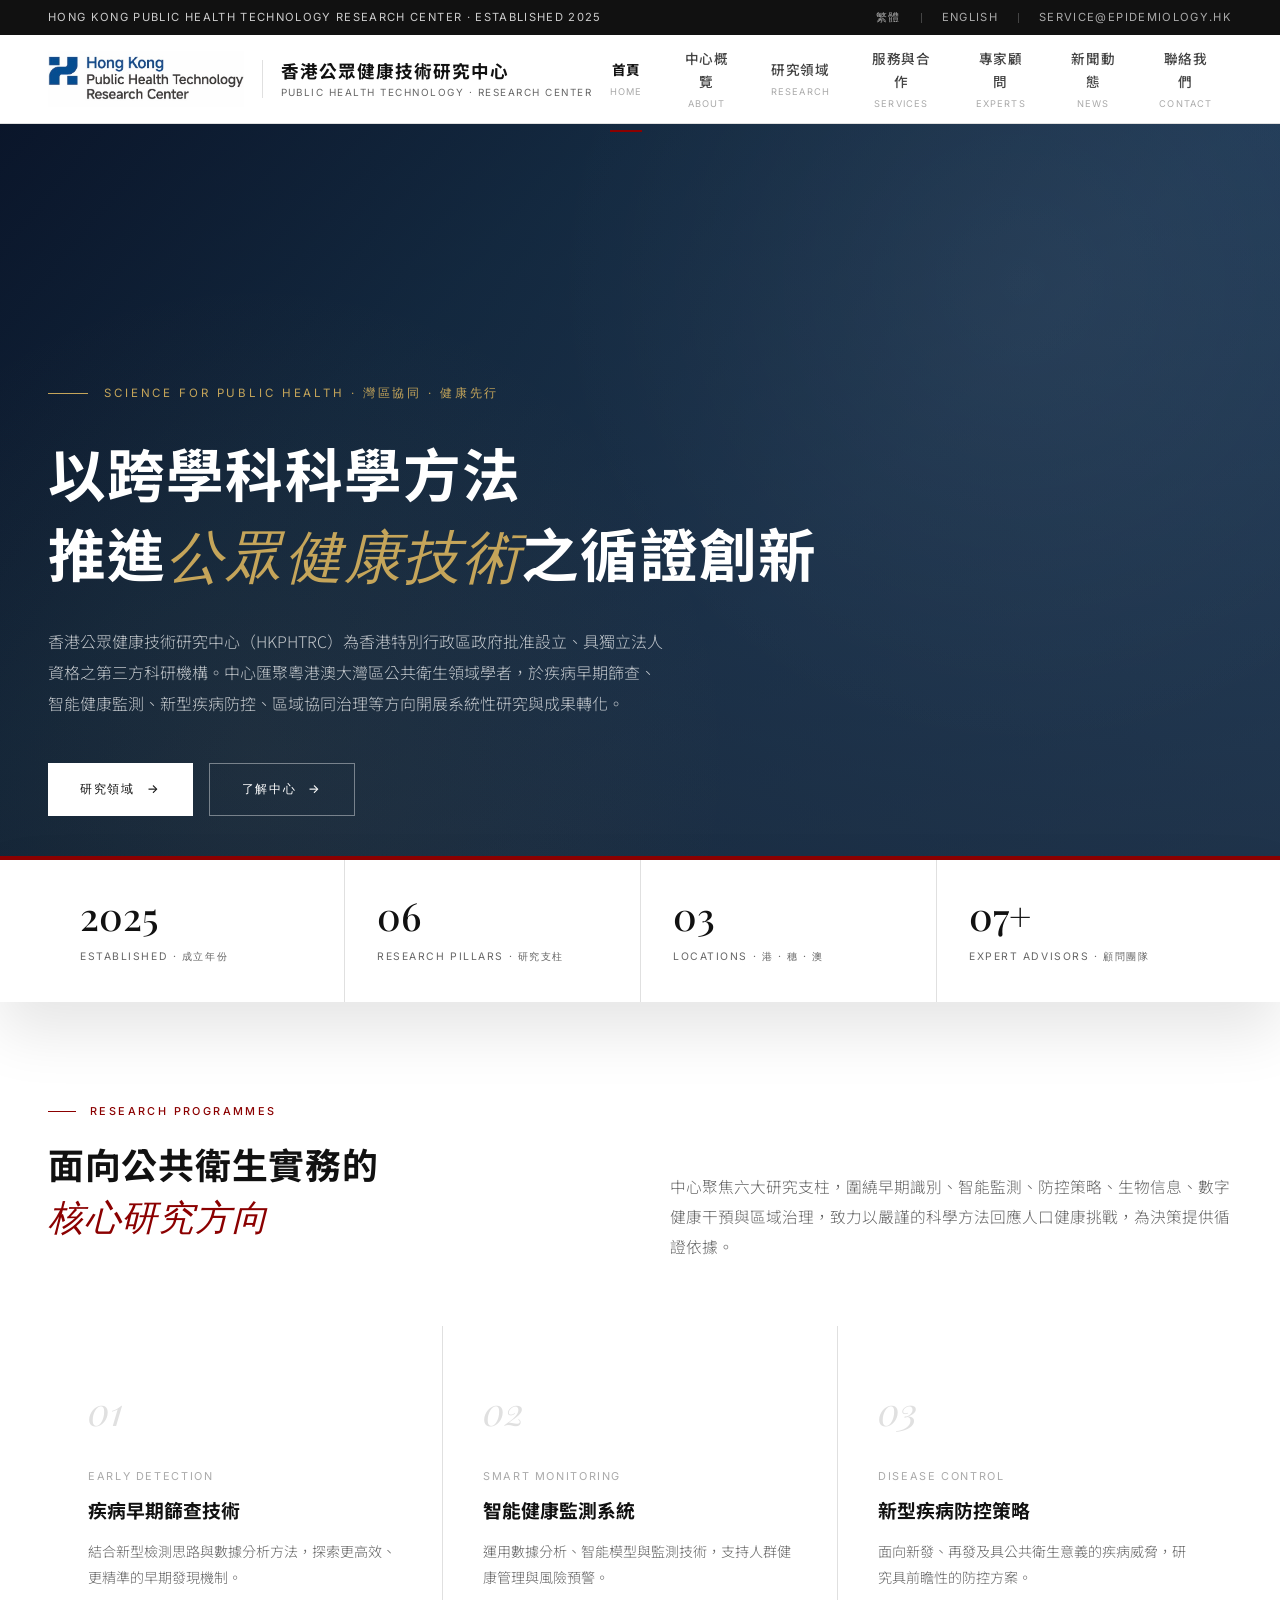
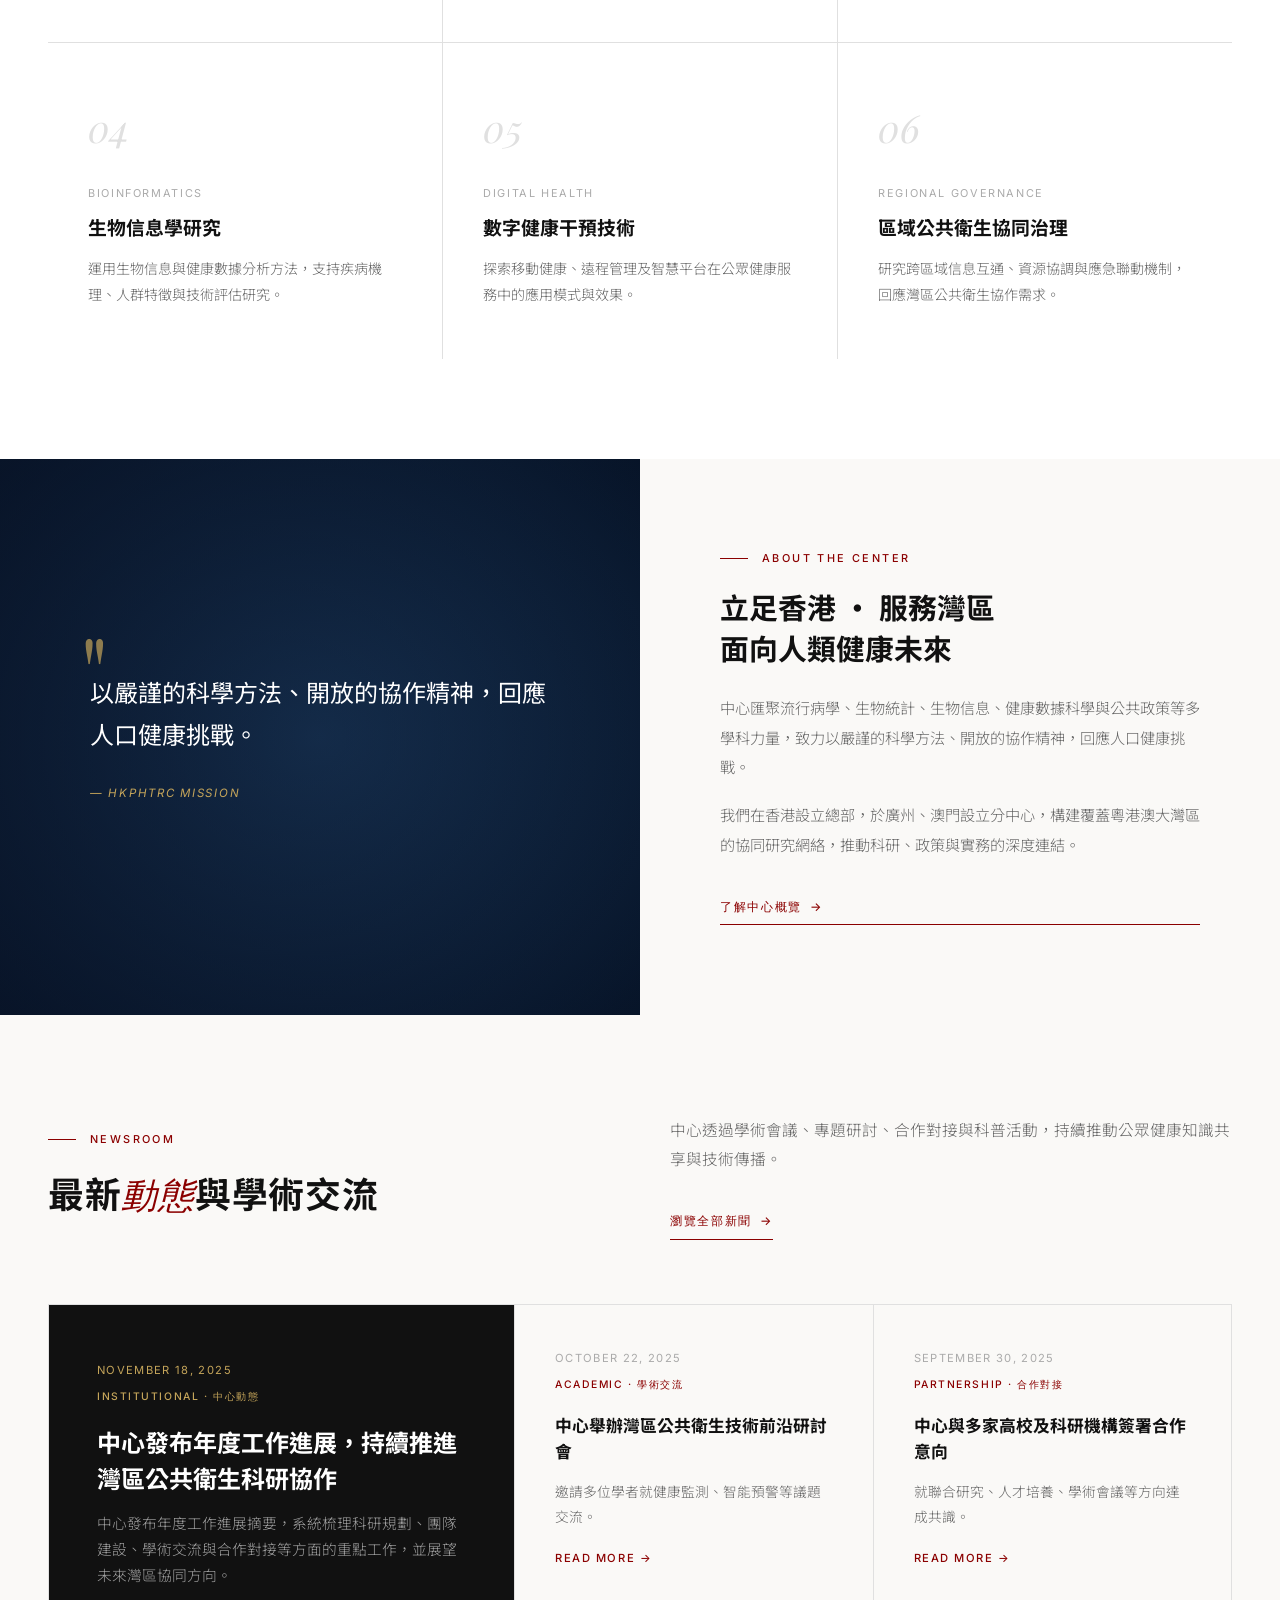
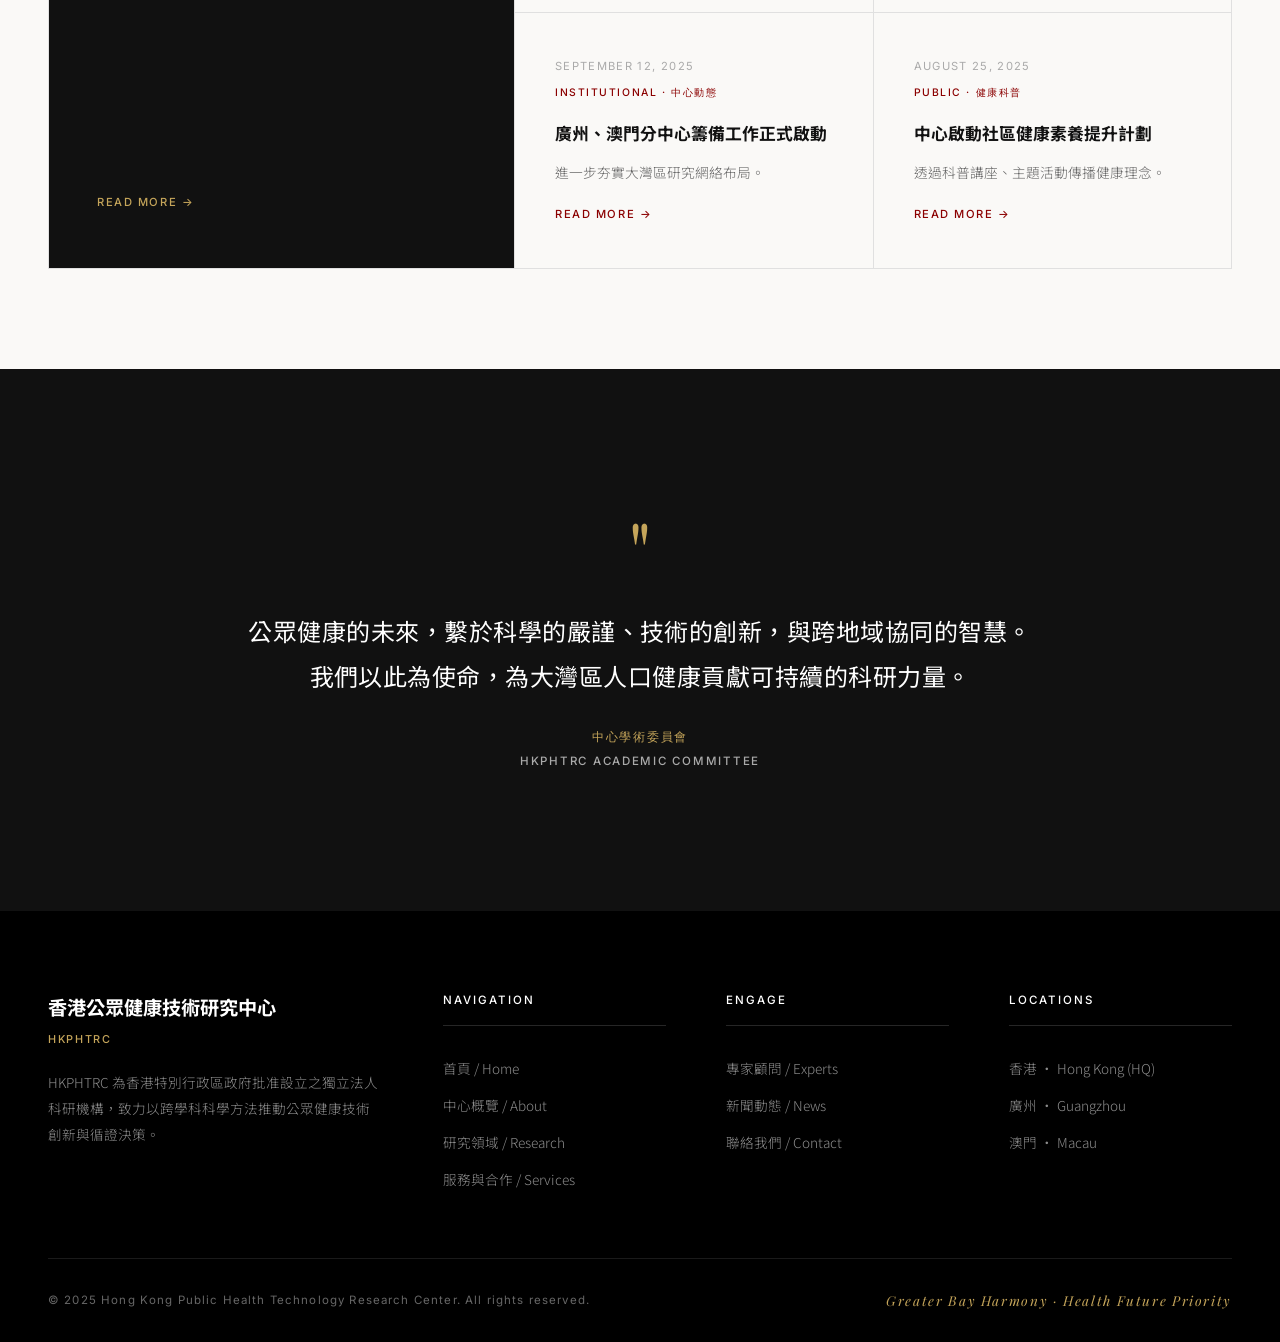
<file: index.html>
<!DOCTYPE html>
<html lang="zh-Hant">
<head>
  <meta charset="UTF-8" />
  <meta name="viewport" content="width=device-width, initial-scale=1.0" />
  <title>香港公眾健康技術研究中心 | HKPHTRC</title>
  <meta name="description" content="香港公眾健康技術研究中心（HKPHTRC）— 致力推動粵港澳大灣區公共衛生科學研究、技術創新與循證決策。" />
  <link rel="preconnect" href="https://fonts.googleapis.com">
  <link rel="preconnect" href="https://fonts.gstatic.com" crossorigin>
  <link href="https://fonts.googleapis.com/css2?family=Playfair+Display:ital,wght@0,400;0,500;0,600;1,400;1,500&family=Inter:wght@300;400;500;600&family=Noto+Sans+TC:wght@300;400;500;700&display=swap" rel="stylesheet">
  <link rel="stylesheet" href="css/style.css">
</head>
<body>

  <div class="utility-bar">
    <div class="utility-inner">
      <span>Hong Kong Public Health Technology Research Center · Established 2025</span>
      <div class="utility-links">
        <a href="#">繁體</a><span class="utility-divider"></span>
        <a href="#">English</a><span class="utility-divider"></span>
        <a href="mailto:service@epidemiology.hk">service@epidemiology.hk</a>
      </div>
    </div>
  </div>

  <header class="site-header">
    <div class="header-inner">
      <a class="brand" href="index.html">
        <div class="brand-logo"><img src="logo.jpg" alt="HKPHTRC" /></div>
        <div class="brand-text">
          <div class="brand-text-cn">香港公眾健康技術研究中心</div>
          <div class="brand-text-en">Public Health Technology · Research Center</div>
        </div>
      </a>
      <nav class="main-nav">
        <a href="index.html">首頁<span class="nav-en">Home</span></a>
        <a href="about.html">中心概覽<span class="nav-en">About</span></a>
        <a href="research.html">研究領域<span class="nav-en">Research</span></a>
        <a href="services.html">服務與合作<span class="nav-en">Services</span></a>
        <a href="experts.html">專家顧問<span class="nav-en">Experts</span></a>
        <a href="news.html">新聞動態<span class="nav-en">News</span></a>
        <a href="contact.html">聯絡我們<span class="nav-en">Contact</span></a>
      </nav>
      <button class="menu-toggle" aria-label="Menu">≡ Menu</button>
    </div>
  </header>

  <section class="hero">
    <div class="hero-bg"></div>
    <div class="hero-content">
      <div class="hero-eyebrow">Science for Public Health · 灣區協同 · 健康先行</div>
      <h1>以跨學科科學方法<br>推進<em>公眾健康技術</em>之循證創新</h1>
      <p class="hero-desc">
        香港公眾健康技術研究中心（HKPHTRC）為香港特別行政區政府批准設立、具獨立法人資格之第三方科研機構。中心匯聚粵港澳大灣區公共衛生領域學者，於疾病早期篩查、智能健康監測、新型疾病防控、區域協同治理等方向開展系統性研究與成果轉化。
      </p>
      <div class="hero-actions">
        <a href="research.html" class="btn btn-primary">研究領域 <span class="arrow">→</span></a>
        <a href="about.html" class="btn btn-outline">了解中心 <span class="arrow">→</span></a>
      </div>
    </div>
  </section>

  <div class="hero-stats">
    <div class="hero-stat">
      <span class="hero-stat-val">2025</span>
      <span class="hero-stat-label">Established · 成立年份</span>
    </div>
    <div class="hero-stat">
      <span class="hero-stat-val">06</span>
      <span class="hero-stat-label">Research Pillars · 研究支柱</span>
    </div>
    <div class="hero-stat">
      <span class="hero-stat-val">03</span>
      <span class="hero-stat-label">Locations · 港 · 穗 · 澳</span>
    </div>
    <div class="hero-stat">
      <span class="hero-stat-val">07+</span>
      <span class="hero-stat-label">Expert Advisors · 顧問團隊</span>
    </div>
  </div>

  <section class="section">
    <div class="container">
      <div class="section-header">
        <div>
          <div class="section-label">Research Programmes</div>
          <h2 class="section-title">面向公共衛生實務的<br><em>核心研究方向</em></h2>
        </div>
        <p class="section-subtitle">
          中心聚焦六大研究支柱，圍繞早期識別、智能監測、防控策略、生物信息、數字健康干預與區域治理，致力以嚴謹的科學方法回應人口健康挑戰，為決策提供循證依據。
        </p>
      </div>

      <div class="pillars-grid">
        <a href="research.html" class="pillar-card">
          <div class="pillar-num">01</div>
          <div class="pillar-en">Early Detection</div>
          <h3>疾病早期篩查技術</h3>
          <p>結合新型檢測思路與數據分析方法，探索更高效、更精準的早期發現機制。</p>
        </a>
        <a href="research.html" class="pillar-card">
          <div class="pillar-num">02</div>
          <div class="pillar-en">Smart Monitoring</div>
          <h3>智能健康監測系統</h3>
          <p>運用數據分析、智能模型與監測技術，支持人群健康管理與風險預警。</p>
        </a>
        <a href="research.html" class="pillar-card">
          <div class="pillar-num">03</div>
          <div class="pillar-en">Disease Control</div>
          <h3>新型疾病防控策略</h3>
          <p>面向新發、再發及具公共衛生意義的疾病威脅，研究具前瞻性的防控方案。</p>
        </a>
        <a href="research.html" class="pillar-card">
          <div class="pillar-num">04</div>
          <div class="pillar-en">Bioinformatics</div>
          <h3>生物信息學研究</h3>
          <p>運用生物信息與健康數據分析方法，支持疾病機理、人群特徵與技術評估研究。</p>
        </a>
        <a href="research.html" class="pillar-card">
          <div class="pillar-num">05</div>
          <div class="pillar-en">Digital Health</div>
          <h3>數字健康干預技術</h3>
          <p>探索移動健康、遠程管理及智慧平台在公眾健康服務中的應用模式與效果。</p>
        </a>
        <a href="research.html" class="pillar-card">
          <div class="pillar-num">06</div>
          <div class="pillar-en">Regional Governance</div>
          <h3>區域公共衛生協同治理</h3>
          <p>研究跨區域信息互通、資源協調與應急聯動機制，回應灣區公共衛生協作需求。</p>
        </a>
      </div>
    </div>
  </section>

  <section class="split-section">
    <div class="split-image">
      <div class="split-quote">
        以嚴謹的科學方法、開放的協作精神，回應人口健康挑戰。
        <cite>— HKPHTRC Mission</cite>
      </div>
    </div>
    <div class="split-text">
      <div class="section-label">About the Center</div>
      <h2>立足香港 · 服務灣區<br>面向人類健康未來</h2>
      <p>中心匯聚流行病學、生物統計、生物信息、健康數據科學與公共政策等多學科力量，致力以嚴謹的科學方法、開放的協作精神，回應人口健康挑戰。</p>
      <p>我們在香港設立總部，於廣州、澳門設立分中心，構建覆蓋粵港澳大灣區的協同研究網絡，推動科研、政策與實務的深度連結。</p>
      <a href="about.html" class="btn-text">了解中心概覽 <span>→</span></a>
    </div>
  </section>

  <section class="section section-alt">
    <div class="container">
      <div class="section-header">
        <div>
          <div class="section-label">Newsroom</div>
          <h2 class="section-title">最新<em>動態</em>與學術交流</h2>
        </div>
        <p class="section-subtitle">
          中心透過學術會議、專題研討、合作對接與科普活動，持續推動公眾健康知識共享與技術傳播。
          <br><br>
          <a href="news.html" class="btn-text">瀏覽全部新聞 <span>→</span></a>
        </p>
      </div>

      <div class="news-grid">
        <a href="news.html" class="news-card news-card-featured">
          <div class="news-date">November 18, 2025</div>
          <div class="news-category">Institutional · 中心動態</div>
          <h3>中心發布年度工作進展，持續推進灣區公共衛生科研協作</h3>
          <p>中心發布年度工作進展摘要，系統梳理科研規劃、團隊建設、學術交流與合作對接等方面的重點工作，並展望未來灣區協同方向。</p>
          <span class="news-read-more">Read More →</span>
        </a>
        <a href="news.html" class="news-card">
          <div class="news-date">October 22, 2025</div>
          <div class="news-category">Academic · 學術交流</div>
          <h3>中心舉辦灣區公共衛生技術前沿研討會</h3>
          <p>邀請多位學者就健康監測、智能預警等議題交流。</p>
          <span class="news-read-more">Read More →</span>
        </a>
        <a href="news.html" class="news-card">
          <div class="news-date">September 30, 2025</div>
          <div class="news-category">Partnership · 合作對接</div>
          <h3>中心與多家高校及科研機構簽署合作意向</h3>
          <p>就聯合研究、人才培養、學術會議等方向達成共識。</p>
          <span class="news-read-more">Read More →</span>
        </a>
        <a href="news.html" class="news-card">
          <div class="news-date">September 12, 2025</div>
          <div class="news-category">Institutional · 中心動態</div>
          <h3>廣州、澳門分中心籌備工作正式啟動</h3>
          <p>進一步夯實大灣區研究網絡布局。</p>
          <span class="news-read-more">Read More →</span>
        </a>
        <a href="news.html" class="news-card">
          <div class="news-date">August 25, 2025</div>
          <div class="news-category">Public · 健康科普</div>
          <h3>中心啟動社區健康素養提升計劃</h3>
          <p>透過科普講座、主題活動傳播健康理念。</p>
          <span class="news-read-more">Read More →</span>
        </a>
      </div>
    </div>
  </section>

  <section class="section section-dark">
    <div class="container-narrow">
      <div class="quote-block">
        <div class="quote-mark">"</div>
        <p class="quote-text">公眾健康的未來，繫於科學的嚴謹、技術的創新，與跨地域協同的智慧。我們以此為使命，為大灣區人口健康貢獻可持續的科研力量。</p>
        <div class="quote-author">
          中心學術委員會
          <span>HKPHTRC Academic Committee</span>
        </div>
      </div>
    </div>
  </section>

  <footer class="site-footer">
    <div class="container">
      <div class="footer-grid">
        <div>
          <div class="footer-brand-cn">香港公眾健康技術研究中心</div>
          <div class="footer-brand-en">HKPHTRC</div>
          <p class="footer-desc">HKPHTRC 為香港特別行政區政府批准設立之獨立法人科研機構，致力以跨學科科學方法推動公眾健康技術創新與循證決策。</p>
        </div>
        <div class="footer-col">
          <h5>Navigation</h5>
          <ul>
            <li><a href="index.html">首頁 / Home</a></li>
            <li><a href="about.html">中心概覽 / About</a></li>
            <li><a href="research.html">研究領域 / Research</a></li>
            <li><a href="services.html">服務與合作 / Services</a></li>
          </ul>
        </div>
        <div class="footer-col">
          <h5>Engage</h5>
          <ul>
            <li><a href="experts.html">專家顧問 / Experts</a></li>
            <li><a href="news.html">新聞動態 / News</a></li>
            <li><a href="contact.html">聯絡我們 / Contact</a></li>
          </ul>
        </div>
        <div class="footer-col">
          <h5>Locations</h5>
          <ul>
            <li>香港 · Hong Kong (HQ)</li>
            <li>廣州 · Guangzhou</li>
            <li>澳門 · Macau</li>
          </ul>
        </div>
      </div>
      <div class="footer-bottom">
        <div>© 2025 Hong Kong Public Health Technology Research Center. All rights reserved.</div>
        <div class="footer-motto">Greater Bay Harmony · Health Future Priority</div>
      </div>
    </div>
  </footer>

  <script src="js/main.js"></script>
</body>
</html>
</file>
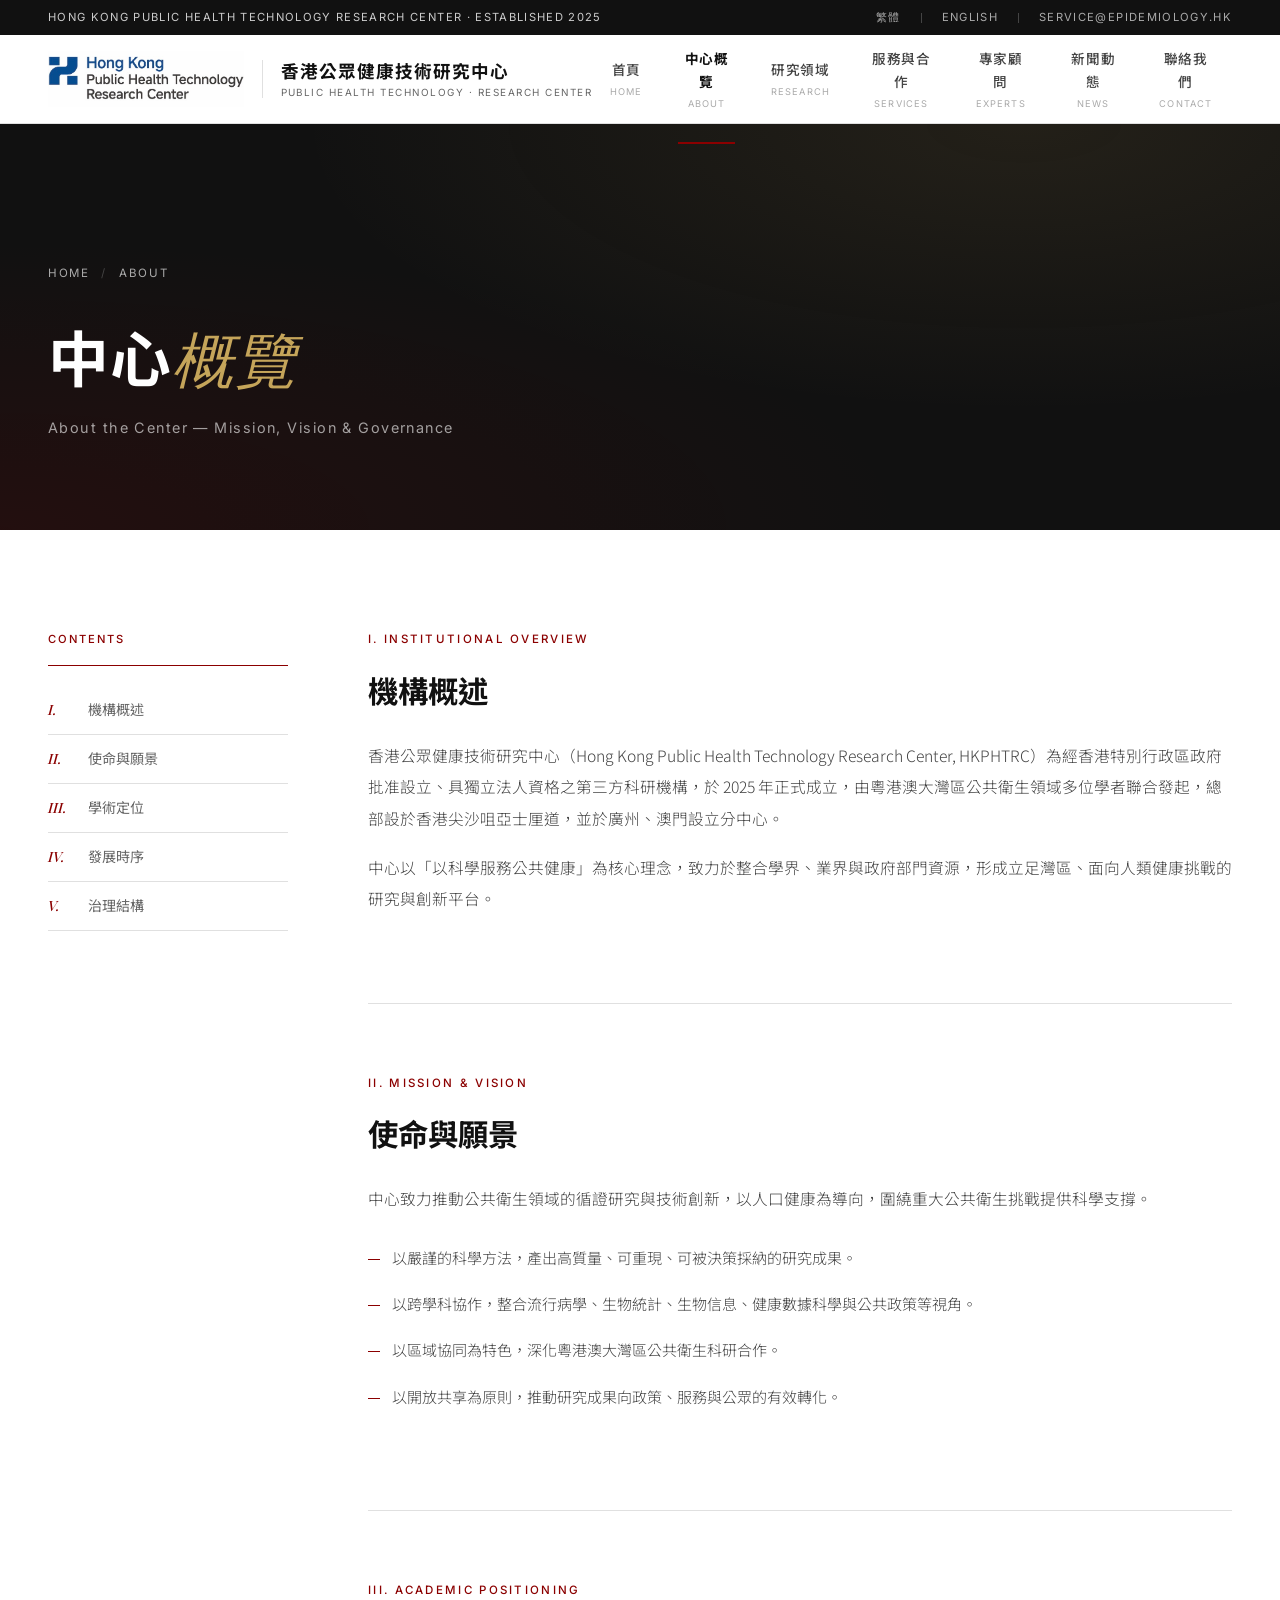
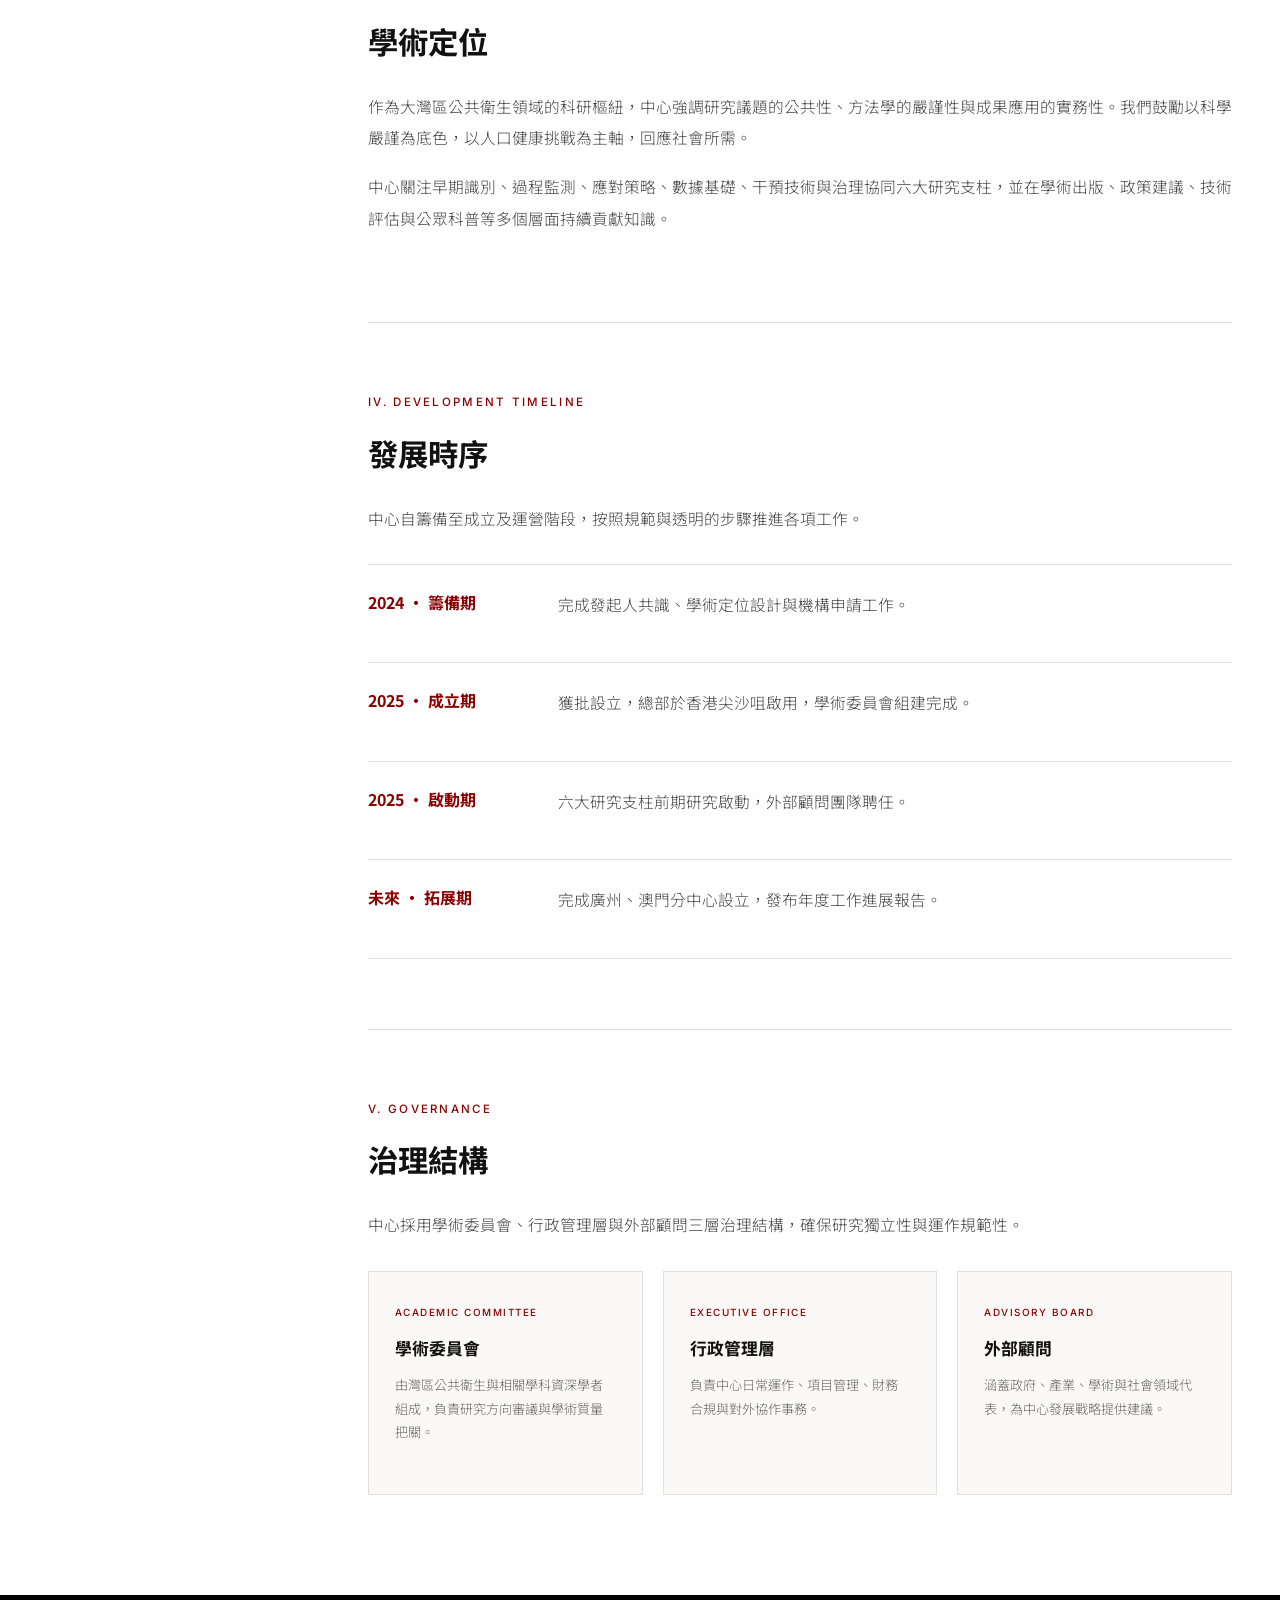
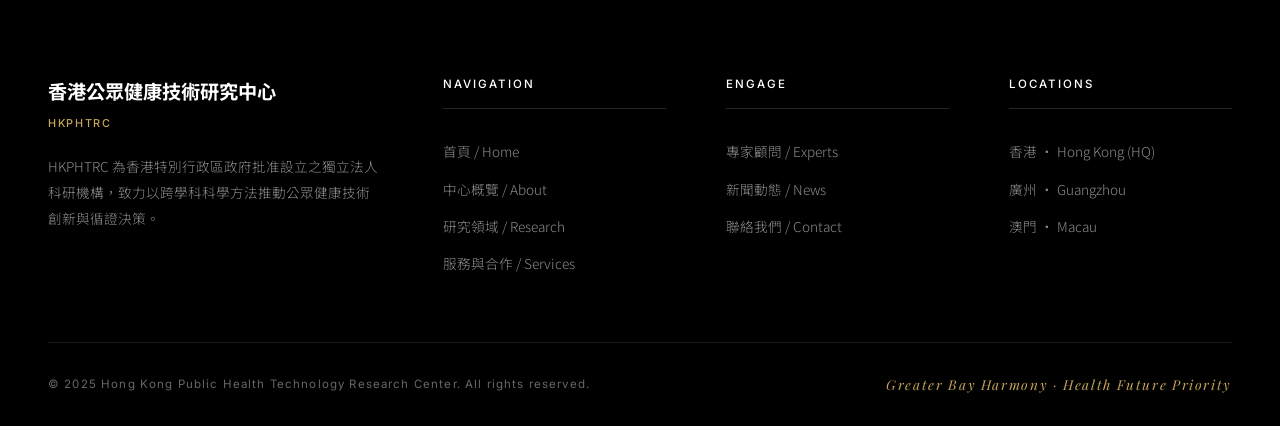
<file: about.html>
<!DOCTYPE html>
<html lang="zh-Hant">
<head>
  <meta charset="UTF-8" />
  <meta name="viewport" content="width=device-width, initial-scale=1.0" />
  <title>中心概覽 | 香港公眾健康技術研究中心</title>
  <link rel="preconnect" href="https://fonts.googleapis.com">
  <link rel="preconnect" href="https://fonts.gstatic.com" crossorigin>
  <link href="https://fonts.googleapis.com/css2?family=Playfair+Display:ital,wght@0,400;0,500;0,600;1,400;1,500&family=Inter:wght@300;400;500;600&family=Noto+Sans+TC:wght@300;400;500;700&display=swap" rel="stylesheet">
  <link rel="stylesheet" href="css/style.css">
</head>
<body>

  <div class="utility-bar">
    <div class="utility-inner">
      <span>Hong Kong Public Health Technology Research Center · Established 2025</span>
      <div class="utility-links">
        <a href="#">繁體</a><span class="utility-divider"></span>
        <a href="#">English</a><span class="utility-divider"></span>
        <a href="mailto:service@epidemiology.hk">service@epidemiology.hk</a>
      </div>
    </div>
  </div>

  <header class="site-header">
    <div class="header-inner">
      <a class="brand" href="index.html">
        <div class="brand-logo"><img src="logo.jpg" alt="HKPHTRC" /></div>
        <div class="brand-text">
          <div class="brand-text-cn">香港公眾健康技術研究中心</div>
          <div class="brand-text-en">Public Health Technology · Research Center</div>
        </div>
      </a>
      <nav class="main-nav">
        <a href="index.html">首頁<span class="nav-en">Home</span></a>
        <a href="about.html">中心概覽<span class="nav-en">About</span></a>
        <a href="research.html">研究領域<span class="nav-en">Research</span></a>
        <a href="services.html">服務與合作<span class="nav-en">Services</span></a>
        <a href="experts.html">專家顧問<span class="nav-en">Experts</span></a>
        <a href="news.html">新聞動態<span class="nav-en">News</span></a>
        <a href="contact.html">聯絡我們<span class="nav-en">Contact</span></a>
      </nav>
      <button class="menu-toggle" aria-label="Menu">≡ Menu</button>
    </div>
  </header>

  <section class="page-banner">
    <div class="container">
      <div class="breadcrumb"><a href="index.html">Home</a><span class="sep">/</span>About</div>
      <h1>中心<em>概覽</em></h1>
      <p class="page-banner-sub">About the Center — Mission, Vision &amp; Governance</p>
    </div>
  </section>

  <section class="section">
    <div class="container">
      <div class="article-layout">
        <aside class="article-sidebar">
          <div class="toc-label">Contents</div>
          <ul class="toc">
            <li><span class="num">I.</span>機構概述</li>
            <li><span class="num">II.</span>使命與願景</li>
            <li><span class="num">III.</span>學術定位</li>
            <li><span class="num">IV.</span>發展時序</li>
            <li><span class="num">V.</span>治理結構</li>
          </ul>
        </aside>

        <div>
          <article class="article-block">
            <div class="article-num">I. Institutional Overview</div>
            <h2>機構概述</h2>
            <p>香港公眾健康技術研究中心（Hong Kong Public Health Technology Research Center, HKPHTRC）為經香港特別行政區政府批准設立、具獨立法人資格之第三方科研機構，於 2025 年正式成立，由粵港澳大灣區公共衛生領域多位學者聯合發起，總部設於香港尖沙咀亞士厘道，並於廣州、澳門設立分中心。</p>
            <p>中心以「以科學服務公共健康」為核心理念，致力於整合學界、業界與政府部門資源，形成立足灣區、面向人類健康挑戰的研究與創新平台。</p>
          </article>

          <article class="article-block">
            <div class="article-num">II. Mission &amp; Vision</div>
            <h2>使命與願景</h2>
            <p>中心致力推動公共衛生領域的循證研究與技術創新，以人口健康為導向，圍繞重大公共衛生挑戰提供科學支撐。</p>
            <ul>
              <li>以嚴謹的科學方法，產出高質量、可重現、可被決策採納的研究成果。</li>
              <li>以跨學科協作，整合流行病學、生物統計、生物信息、健康數據科學與公共政策等視角。</li>
              <li>以區域協同為特色，深化粵港澳大灣區公共衛生科研合作。</li>
              <li>以開放共享為原則，推動研究成果向政策、服務與公眾的有效轉化。</li>
            </ul>
          </article>

          <article class="article-block">
            <div class="article-num">III. Academic Positioning</div>
            <h2>學術定位</h2>
            <p>作為大灣區公共衛生領域的科研樞紐，中心強調研究議題的公共性、方法學的嚴謹性與成果應用的實務性。我們鼓勵以科學嚴謹為底色，以人口健康挑戰為主軸，回應社會所需。</p>
            <p>中心關注早期識別、過程監測、應對策略、數據基礎、干預技術與治理協同六大研究支柱，並在學術出版、政策建議、技術評估與公眾科普等多個層面持續貢獻知識。</p>
          </article>

          <article class="article-block">
            <div class="article-num">IV. Development Timeline</div>
            <h2>發展時序</h2>
            <p>中心自籌備至成立及運營階段，按照規範與透明的步驟推進各項工作。</p>
            <div class="timeline">
              <div class="timeline-item">
                <div class="timeline-year">2024 · 籌備期</div>
                <p class="timeline-text">完成發起人共識、學術定位設計與機構申請工作。</p>
              </div>
              <div class="timeline-item">
                <div class="timeline-year">2025 · 成立期</div>
                <p class="timeline-text">獲批設立，總部於香港尖沙咀啟用，學術委員會組建完成。</p>
              </div>
              <div class="timeline-item">
                <div class="timeline-year">2025 · 啟動期</div>
                <p class="timeline-text">六大研究支柱前期研究啟動，外部顧問團隊聘任。</p>
              </div>
              <div class="timeline-item">
                <div class="timeline-year">未來 · 拓展期</div>
                <p class="timeline-text">完成廣州、澳門分中心設立，發布年度工作進展報告。</p>
              </div>
            </div>
          </article>

          <article class="article-block">
            <div class="article-num">V. Governance</div>
            <h2>治理結構</h2>
            <p>中心採用學術委員會、行政管理層與外部顧問三層治理結構，確保研究獨立性與運作規範性。</p>
            <div class="gov-grid">
              <div class="gov-card">
                <div class="gov-tag">Academic Committee</div>
                <h4>學術委員會</h4>
                <p>由灣區公共衛生與相關學科資深學者組成，負責研究方向審議與學術質量把關。</p>
              </div>
              <div class="gov-card">
                <div class="gov-tag">Executive Office</div>
                <h4>行政管理層</h4>
                <p>負責中心日常運作、項目管理、財務合規與對外協作事務。</p>
              </div>
              <div class="gov-card">
                <div class="gov-tag">Advisory Board</div>
                <h4>外部顧問</h4>
                <p>涵蓋政府、產業、學術與社會領域代表，為中心發展戰略提供建議。</p>
              </div>
            </div>
          </article>
        </div>
      </div>
    </div>
  </section>

  <footer class="site-footer">
    <div class="container">
      <div class="footer-grid">
        <div>
          <div class="footer-brand-cn">香港公眾健康技術研究中心</div>
          <div class="footer-brand-en">HKPHTRC</div>
          <p class="footer-desc">HKPHTRC 為香港特別行政區政府批准設立之獨立法人科研機構，致力以跨學科科學方法推動公眾健康技術創新與循證決策。</p>
        </div>
        <div class="footer-col">
          <h5>Navigation</h5>
          <ul>
            <li><a href="index.html">首頁 / Home</a></li>
            <li><a href="about.html">中心概覽 / About</a></li>
            <li><a href="research.html">研究領域 / Research</a></li>
            <li><a href="services.html">服務與合作 / Services</a></li>
          </ul>
        </div>
        <div class="footer-col">
          <h5>Engage</h5>
          <ul>
            <li><a href="experts.html">專家顧問 / Experts</a></li>
            <li><a href="news.html">新聞動態 / News</a></li>
            <li><a href="contact.html">聯絡我們 / Contact</a></li>
          </ul>
        </div>
        <div class="footer-col">
          <h5>Locations</h5>
          <ul>
            <li>香港 · Hong Kong (HQ)</li>
            <li>廣州 · Guangzhou</li>
            <li>澳門 · Macau</li>
          </ul>
        </div>
      </div>
      <div class="footer-bottom">
        <div>© 2025 Hong Kong Public Health Technology Research Center. All rights reserved.</div>
        <div class="footer-motto">Greater Bay Harmony · Health Future Priority</div>
      </div>
    </div>
  </footer>

  <script src="js/main.js"></script>
</body>
</html>
</file>
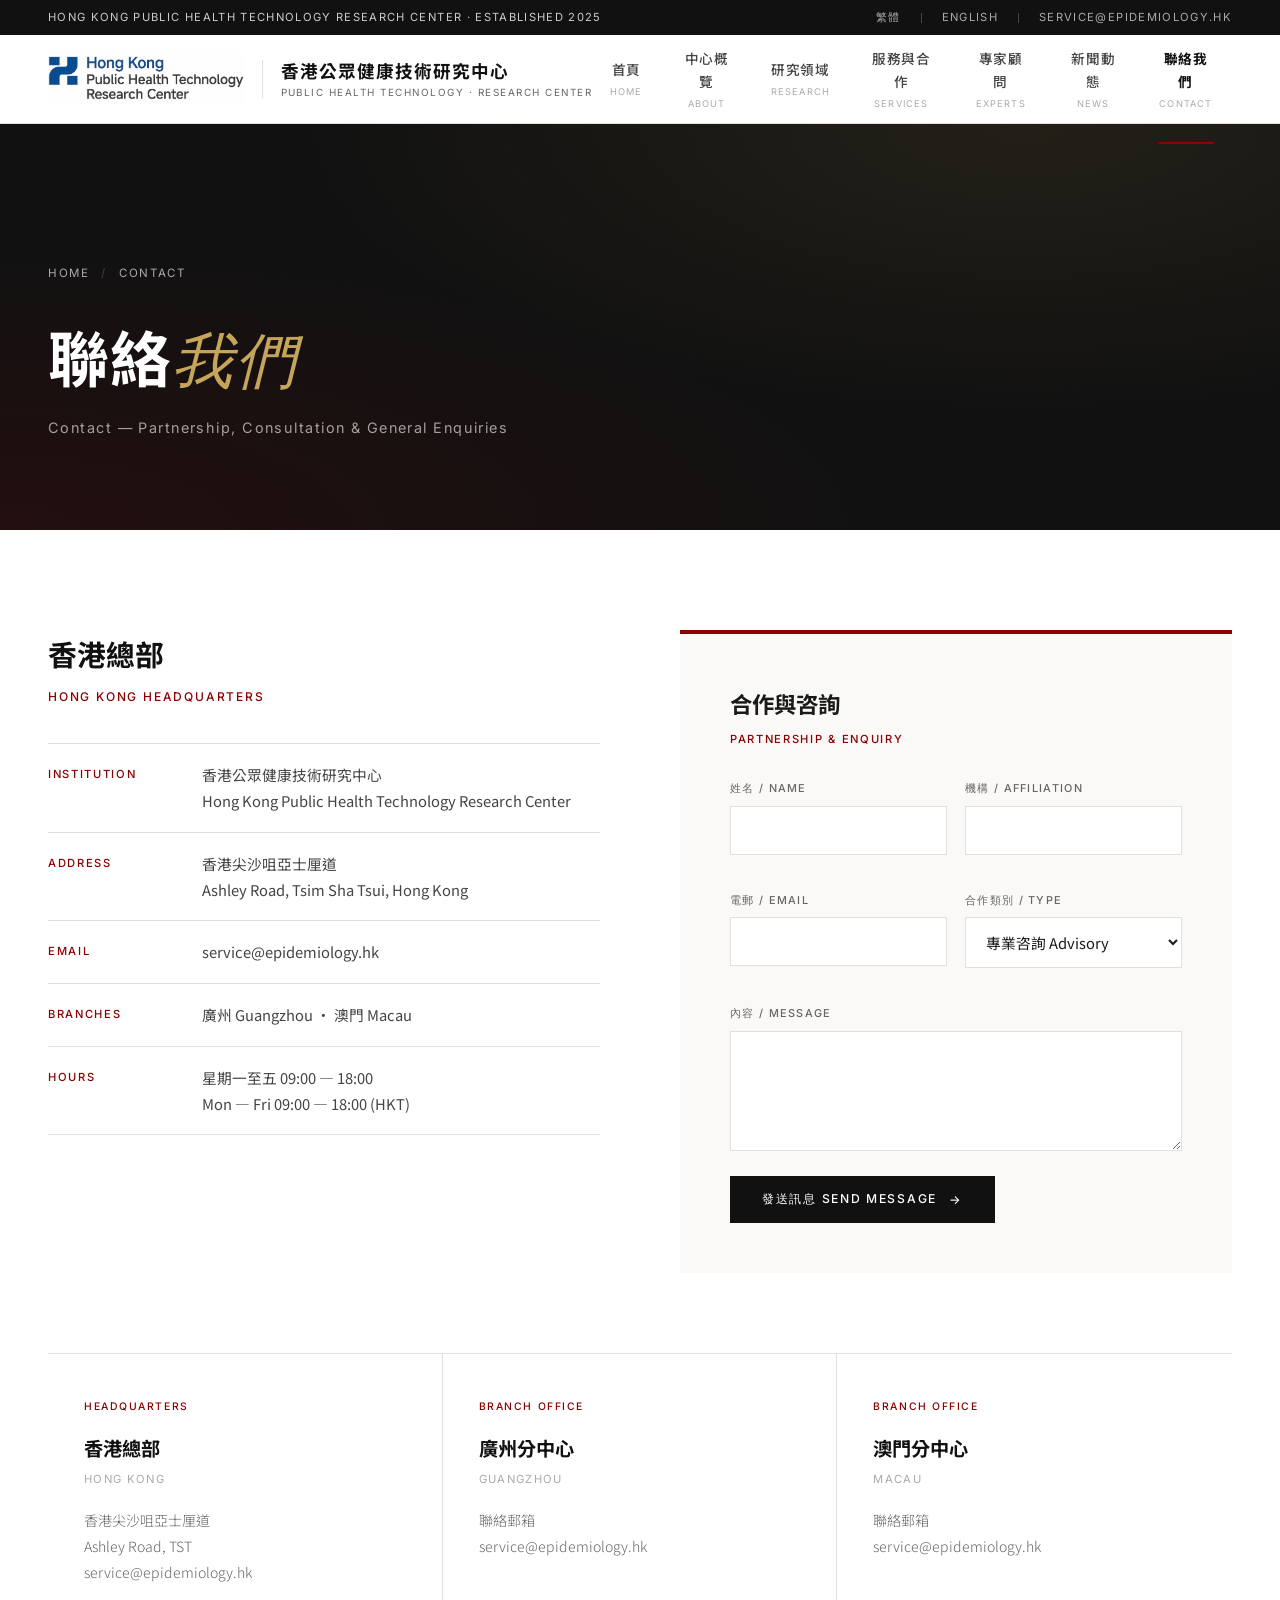
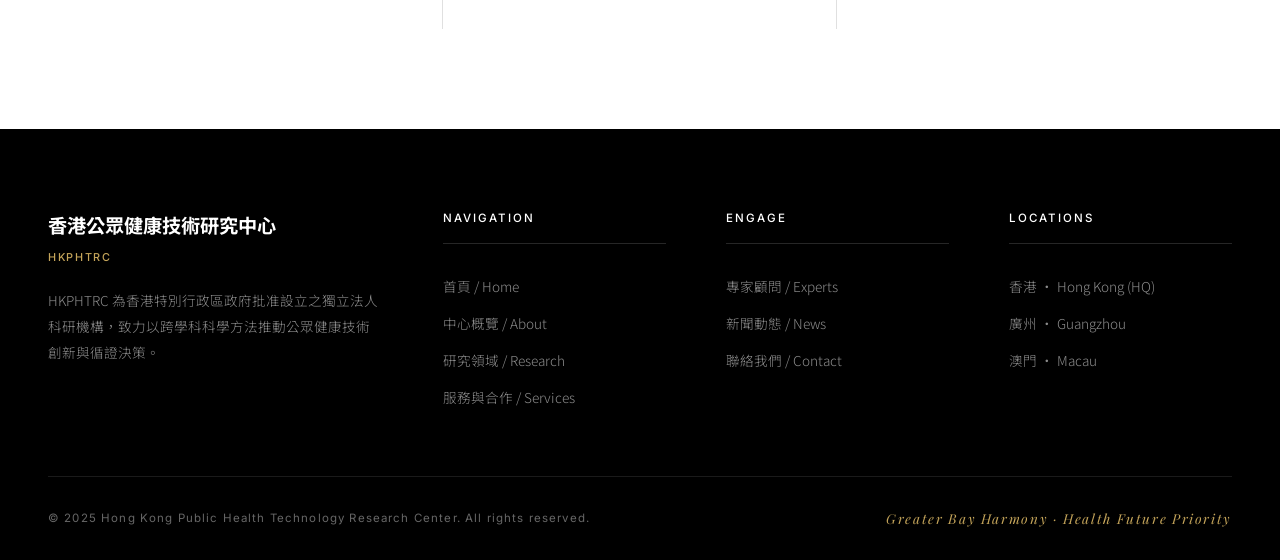
<file: contact.html>
<!DOCTYPE html>
<html lang="zh-Hant">
<head>
  <meta charset="UTF-8" />
  <meta name="viewport" content="width=device-width, initial-scale=1.0" />
  <title>聯絡我們 | 香港公眾健康技術研究中心</title>
  <link rel="preconnect" href="https://fonts.googleapis.com">
  <link rel="preconnect" href="https://fonts.gstatic.com" crossorigin>
  <link href="https://fonts.googleapis.com/css2?family=Playfair+Display:ital,wght@0,400;0,500;0,600;1,400;1,500&family=Inter:wght@300;400;500;600&family=Noto+Sans+TC:wght@300;400;500;700&display=swap" rel="stylesheet">
  <link rel="stylesheet" href="css/style.css">
</head>
<body>

  <div class="utility-bar">
    <div class="utility-inner">
      <span>Hong Kong Public Health Technology Research Center · Established 2025</span>
      <div class="utility-links">
        <a href="#">繁體</a><span class="utility-divider"></span>
        <a href="#">English</a><span class="utility-divider"></span>
        <a href="mailto:service@epidemiology.hk">service@epidemiology.hk</a>
      </div>
    </div>
  </div>

  <header class="site-header">
    <div class="header-inner">
      <a class="brand" href="index.html">
        <div class="brand-logo"><img src="logo.jpg" alt="HKPHTRC" /></div>
        <div class="brand-text">
          <div class="brand-text-cn">香港公眾健康技術研究中心</div>
          <div class="brand-text-en">Public Health Technology · Research Center</div>
        </div>
      </a>
      <nav class="main-nav">
        <a href="index.html">首頁<span class="nav-en">Home</span></a>
        <a href="about.html">中心概覽<span class="nav-en">About</span></a>
        <a href="research.html">研究領域<span class="nav-en">Research</span></a>
        <a href="services.html">服務與合作<span class="nav-en">Services</span></a>
        <a href="experts.html">專家顧問<span class="nav-en">Experts</span></a>
        <a href="news.html">新聞動態<span class="nav-en">News</span></a>
        <a href="contact.html">聯絡我們<span class="nav-en">Contact</span></a>
      </nav>
      <button class="menu-toggle" aria-label="Menu">≡ Menu</button>
    </div>
  </header>

  <section class="page-banner">
    <div class="container">
      <div class="breadcrumb"><a href="index.html">Home</a><span class="sep">/</span>Contact</div>
      <h1>聯絡<em>我們</em></h1>
      <p class="page-banner-sub">Contact — Partnership, Consultation &amp; General Enquiries</p>
    </div>
  </section>

  <section class="section">
    <div class="container">
      <div class="contact-layout">
        <div class="contact-info">
          <h2>香港總部</h2>
          <div class="contact-info-en">Hong Kong Headquarters</div>

          <div class="contact-row">
            <div class="label">Institution</div>
            <div class="value">香港公眾健康技術研究中心<br>Hong Kong Public Health Technology Research Center</div>
          </div>
          <div class="contact-row">
            <div class="label">Address</div>
            <div class="value">香港尖沙咀亞士厘道<br>Ashley Road, Tsim Sha Tsui, Hong Kong</div>
          </div>
          <div class="contact-row">
            <div class="label">Email</div>
            <div class="value"><a href="mailto:service@epidemiology.hk">service@epidemiology.hk</a></div>
          </div>
          <div class="contact-row">
            <div class="label">Branches</div>
            <div class="value">廣州 Guangzhou · 澳門 Macau</div>
          </div>
          <div class="contact-row">
            <div class="label">Hours</div>
            <div class="value">星期一至五 09:00 — 18:00<br>Mon — Fri 09:00 — 18:00 (HKT)</div>
          </div>
        </div>

        <div class="contact-form">
          <h3>合作與咨詢</h3>
          <div class="form-en">Partnership &amp; Enquiry</div>
          <form>
            <div class="form-row">
              <div class="form-group"><label>姓名 / Name</label><input type="text" required></div>
              <div class="form-group"><label>機構 / Affiliation</label><input type="text"></div>
            </div>
            <div class="form-row">
              <div class="form-group"><label>電郵 / Email</label><input type="email" required></div>
              <div class="form-group">
                <label>合作類別 / Type</label>
                <select>
                  <option>專業咨詢 Advisory</option>
                  <option>研究合作 Research</option>
                  <option>培訓服務 Training</option>
                  <option>學術交流 Academic</option>
                  <option>其他 Other</option>
                </select>
              </div>
            </div>
            <div class="form-group">
              <label>內容 / Message</label>
              <textarea required></textarea>
            </div>
            <button type="submit" class="btn btn-dark">發送訊息 Send Message <span class="arrow">→</span></button>
          </form>
        </div>
      </div>

      <div class="branches-grid">
        <div class="branch">
          <div class="branch-tag">Headquarters</div>
          <h4>香港總部</h4>
          <div class="branch-en">Hong Kong</div>
          <p>香港尖沙咀亞士厘道<br>Ashley Road, TST<br>service@epidemiology.hk</p>
        </div>
        <div class="branch">
          <div class="branch-tag">Branch Office</div>
          <h4>廣州分中心</h4>
          <div class="branch-en">Guangzhou</div>
          <p>聯絡郵箱<br>service@epidemiology.hk</p>
        </div>
        <div class="branch">
          <div class="branch-tag">Branch Office</div>
          <h4>澳門分中心</h4>
          <div class="branch-en">Macau</div>
          <p>聯絡郵箱<br>service@epidemiology.hk</p>
        </div>
      </div>
    </div>
  </section>

  <footer class="site-footer">
    <div class="container">
      <div class="footer-grid">
        <div>
          <div class="footer-brand-cn">香港公眾健康技術研究中心</div>
          <div class="footer-brand-en">HKPHTRC</div>
          <p class="footer-desc">HKPHTRC 為香港特別行政區政府批准設立之獨立法人科研機構，致力以跨學科科學方法推動公眾健康技術創新與循證決策。</p>
        </div>
        <div class="footer-col">
          <h5>Navigation</h5>
          <ul>
            <li><a href="index.html">首頁 / Home</a></li>
            <li><a href="about.html">中心概覽 / About</a></li>
            <li><a href="research.html">研究領域 / Research</a></li>
            <li><a href="services.html">服務與合作 / Services</a></li>
          </ul>
        </div>
        <div class="footer-col">
          <h5>Engage</h5>
          <ul>
            <li><a href="experts.html">專家顧問 / Experts</a></li>
            <li><a href="news.html">新聞動態 / News</a></li>
            <li><a href="contact.html">聯絡我們 / Contact</a></li>
          </ul>
        </div>
        <div class="footer-col">
          <h5>Locations</h5>
          <ul>
            <li>香港 · Hong Kong (HQ)</li>
            <li>廣州 · Guangzhou</li>
            <li>澳門 · Macau</li>
          </ul>
        </div>
      </div>
      <div class="footer-bottom">
        <div>© 2025 Hong Kong Public Health Technology Research Center. All rights reserved.</div>
        <div class="footer-motto">Greater Bay Harmony · Health Future Priority</div>
      </div>
    </div>
  </footer>

  <script src="js/main.js"></script>
</body>
</html>
</file>
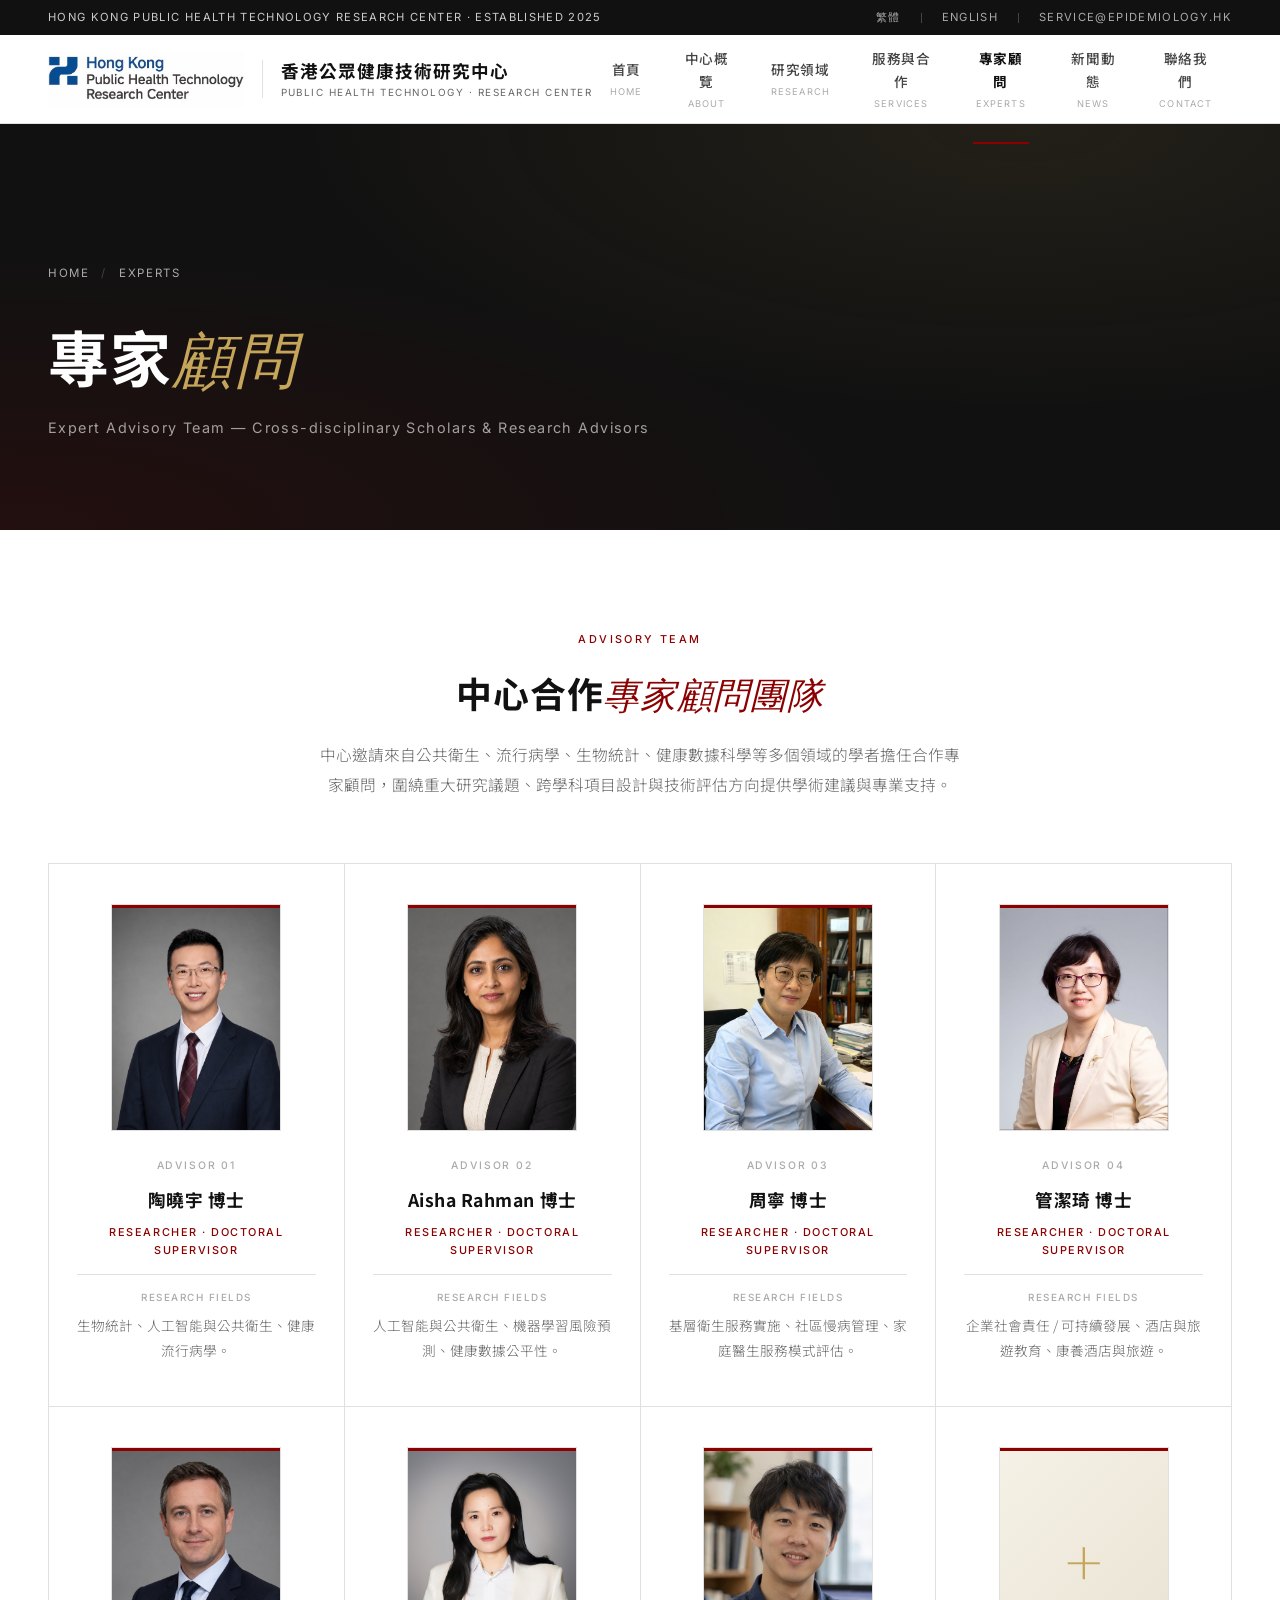
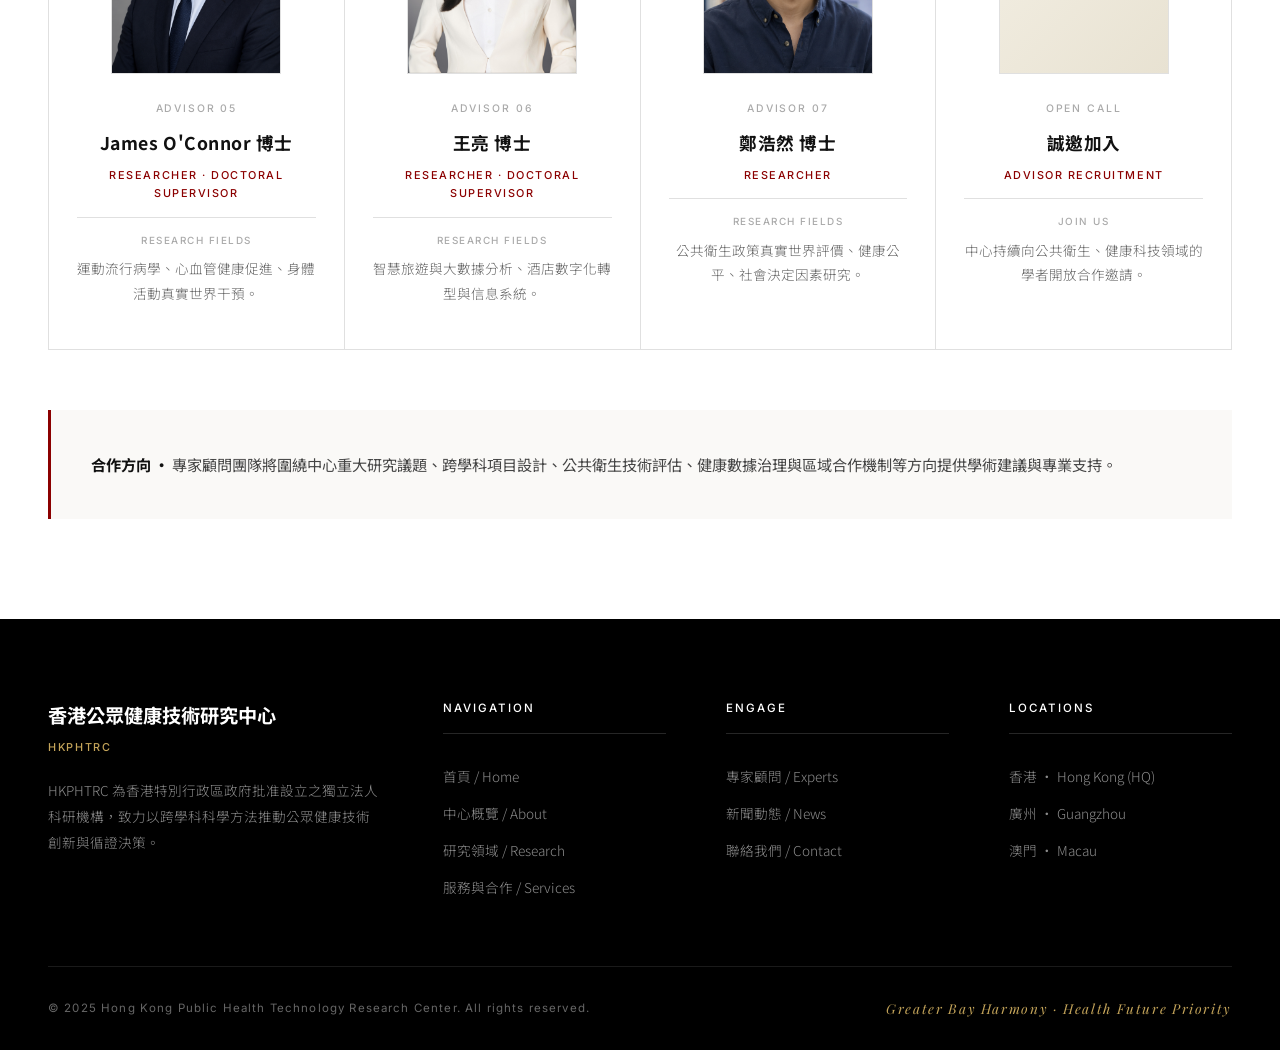
<file: experts.html>
<!DOCTYPE html>
<html lang="zh-Hant">
<head>
  <meta charset="UTF-8" />
  <meta name="viewport" content="width=device-width, initial-scale=1.0" />
  <title>專家顧問 | 香港公眾健康技術研究中心</title>
  <link rel="preconnect" href="https://fonts.googleapis.com">
  <link rel="preconnect" href="https://fonts.gstatic.com" crossorigin>
  <link href="https://fonts.googleapis.com/css2?family=Playfair+Display:ital,wght@0,400;0,500;0,600;1,400;1,500&family=Inter:wght@300;400;500;600&family=Noto+Sans+TC:wght@300;400;500;700&display=swap" rel="stylesheet">
  <link rel="stylesheet" href="css/style.css">
</head>
<body>

  <div class="utility-bar">
    <div class="utility-inner">
      <span>Hong Kong Public Health Technology Research Center · Established 2025</span>
      <div class="utility-links">
        <a href="#">繁體</a><span class="utility-divider"></span>
        <a href="#">English</a><span class="utility-divider"></span>
        <a href="mailto:service@epidemiology.hk">service@epidemiology.hk</a>
      </div>
    </div>
  </div>

  <header class="site-header">
    <div class="header-inner">
      <a class="brand" href="index.html">
        <div class="brand-logo"><img src="logo.jpg" alt="HKPHTRC" /></div>
        <div class="brand-text">
          <div class="brand-text-cn">香港公眾健康技術研究中心</div>
          <div class="brand-text-en">Public Health Technology · Research Center</div>
        </div>
      </a>
      <nav class="main-nav">
        <a href="index.html">首頁<span class="nav-en">Home</span></a>
        <a href="about.html">中心概覽<span class="nav-en">About</span></a>
        <a href="research.html">研究領域<span class="nav-en">Research</span></a>
        <a href="services.html">服務與合作<span class="nav-en">Services</span></a>
        <a href="experts.html">專家顧問<span class="nav-en">Experts</span></a>
        <a href="news.html">新聞動態<span class="nav-en">News</span></a>
        <a href="contact.html">聯絡我們<span class="nav-en">Contact</span></a>
      </nav>
      <button class="menu-toggle" aria-label="Menu">≡ Menu</button>
    </div>
  </header>

  <section class="page-banner">
    <div class="container">
      <div class="breadcrumb"><a href="index.html">Home</a><span class="sep">/</span>Experts</div>
      <h1>專家<em>顧問</em></h1>
      <p class="page-banner-sub">Expert Advisory Team — Cross-disciplinary Scholars &amp; Research Advisors</p>
    </div>
  </section>

  <section class="section">
    <div class="container">
      <div class="section-header-center">
        <div class="section-label">Advisory Team</div>
        <h2 class="section-title">中心合作<em>專家顧問團隊</em></h2>
        <p class="section-subtitle">中心邀請來自公共衛生、流行病學、生物統計、健康數據科學等多個領域的學者擔任合作專家顧問，圍繞重大研究議題、跨學科項目設計與技術評估方向提供學術建議與專業支持。</p>
      </div>

      <div class="experts-grid">
        <article class="expert-card">
          <div class="expert-photo"><img src="tao-xiaoyu.jpg" alt="陶曉宇 博士" /></div>
          <div class="expert-index">Advisor 01</div>
          <h4>陶曉宇 博士</h4>
          <div class="expert-role">Researcher · Doctoral Supervisor</div>
          <div class="expert-field-label">Research Fields</div>
          <p class="expert-desc">生物統計、人工智能與公共衛生、健康流行病學。</p>
        </article>

        <article class="expert-card">
          <div class="expert-photo"><img src="aisha-rahman.jpg" alt="Aisha Rahman 博士" /></div>
          <div class="expert-index">Advisor 02</div>
          <h4>Aisha Rahman 博士</h4>
          <div class="expert-role">Researcher · Doctoral Supervisor</div>
          <div class="expert-field-label">Research Fields</div>
          <p class="expert-desc">人工智能與公共衛生、機器學習風險預測、健康數據公平性。</p>
        </article>

        <article class="expert-card">
          <div class="expert-photo"><img src="zhou-ning.jpg" alt="周寧 博士" /></div>
          <div class="expert-index">Advisor 03</div>
          <h4>周寧 博士</h4>
          <div class="expert-role">Researcher · Doctoral Supervisor</div>
          <div class="expert-field-label">Research Fields</div>
          <p class="expert-desc">基層衛生服務實施、社區慢病管理、家庭醫生服務模式評估。</p>
        </article>

        <article class="expert-card">
          <div class="expert-photo"><img src="guan-jieqi.jpg" alt="管潔琦 博士" /></div>
          <div class="expert-index">Advisor 04</div>
          <h4>管潔琦 博士</h4>
          <div class="expert-role">Researcher · Doctoral Supervisor</div>
          <div class="expert-field-label">Research Fields</div>
          <p class="expert-desc">企業社會責任 / 可持續發展、酒店與旅遊教育、康養酒店與旅遊。</p>
        </article>

        <article class="expert-card">
          <div class="expert-photo"><img src="james-oconnor.jpg" alt="James O'Connor 博士" /></div>
          <div class="expert-index">Advisor 05</div>
          <h4>James O'Connor 博士</h4>
          <div class="expert-role">Researcher · Doctoral Supervisor</div>
          <div class="expert-field-label">Research Fields</div>
          <p class="expert-desc">運動流行病學、心血管健康促進、身體活動真實世界干預。</p>
        </article>

        <article class="expert-card">
          <div class="expert-photo"><img src="wang-liang.jpg" alt="王亮 博士" /></div>
          <div class="expert-index">Advisor 06</div>
          <h4>王亮 博士</h4>
          <div class="expert-role">Researcher · Doctoral Supervisor</div>
          <div class="expert-field-label">Research Fields</div>
          <p class="expert-desc">智慧旅遊與大數據分析、酒店數字化轉型與信息系統。</p>
        </article>

        <article class="expert-card">
          <div class="expert-photo"><img src="zheng-haoran.jpg" alt="鄭浩然 博士" /></div>
          <div class="expert-index">Advisor 07</div>
          <h4>鄭浩然 博士</h4>
          <div class="expert-role">Researcher</div>
          <div class="expert-field-label">Research Fields</div>
          <p class="expert-desc">公共衛生政策真實世界評價、健康公平、社會決定因素研究。</p>
        </article>

        <article class="expert-card">
          <div class="expert-photo placeholder"></div>
          <div class="expert-index">Open Call</div>
          <h4>誠邀加入</h4>
          <div class="expert-role">Advisor Recruitment</div>
          <div class="expert-field-label">Join Us</div>
          <p class="expert-desc">中心持續向公共衛生、健康科技領域的學者開放合作邀請。</p>
        </article>
      </div>

      <div style="margin-top: 60px; padding: 40px; background: var(--warm-white); border-left: 3px solid var(--accent);">
        <p style="font-size: .95rem; line-height: 1.9; color: var(--gray-dark); font-weight: 400;">
          <strong style="font-family: var(--cn); color: var(--near-black);">合作方向 ·</strong>
          專家顧問團隊將圍繞中心重大研究議題、跨學科項目設計、公共衛生技術評估、健康數據治理與區域合作機制等方向提供學術建議與專業支持。
        </p>
      </div>
    </div>
  </section>

  <footer class="site-footer">
    <div class="container">
      <div class="footer-grid">
        <div>
          <div class="footer-brand-cn">香港公眾健康技術研究中心</div>
          <div class="footer-brand-en">HKPHTRC</div>
          <p class="footer-desc">HKPHTRC 為香港特別行政區政府批准設立之獨立法人科研機構，致力以跨學科科學方法推動公眾健康技術創新與循證決策。</p>
        </div>
        <div class="footer-col">
          <h5>Navigation</h5>
          <ul>
            <li><a href="index.html">首頁 / Home</a></li>
            <li><a href="about.html">中心概覽 / About</a></li>
            <li><a href="research.html">研究領域 / Research</a></li>
            <li><a href="services.html">服務與合作 / Services</a></li>
          </ul>
        </div>
        <div class="footer-col">
          <h5>Engage</h5>
          <ul>
            <li><a href="experts.html">專家顧問 / Experts</a></li>
            <li><a href="news.html">新聞動態 / News</a></li>
            <li><a href="contact.html">聯絡我們 / Contact</a></li>
          </ul>
        </div>
        <div class="footer-col">
          <h5>Locations</h5>
          <ul>
            <li>香港 · Hong Kong (HQ)</li>
            <li>廣州 · Guangzhou</li>
            <li>澳門 · Macau</li>
          </ul>
        </div>
      </div>
      <div class="footer-bottom">
        <div>© 2025 Hong Kong Public Health Technology Research Center. All rights reserved.</div>
        <div class="footer-motto">Greater Bay Harmony · Health Future Priority</div>
      </div>
    </div>
  </footer>

  <script src="js/main.js"></script>
</body>
</html>
</file>
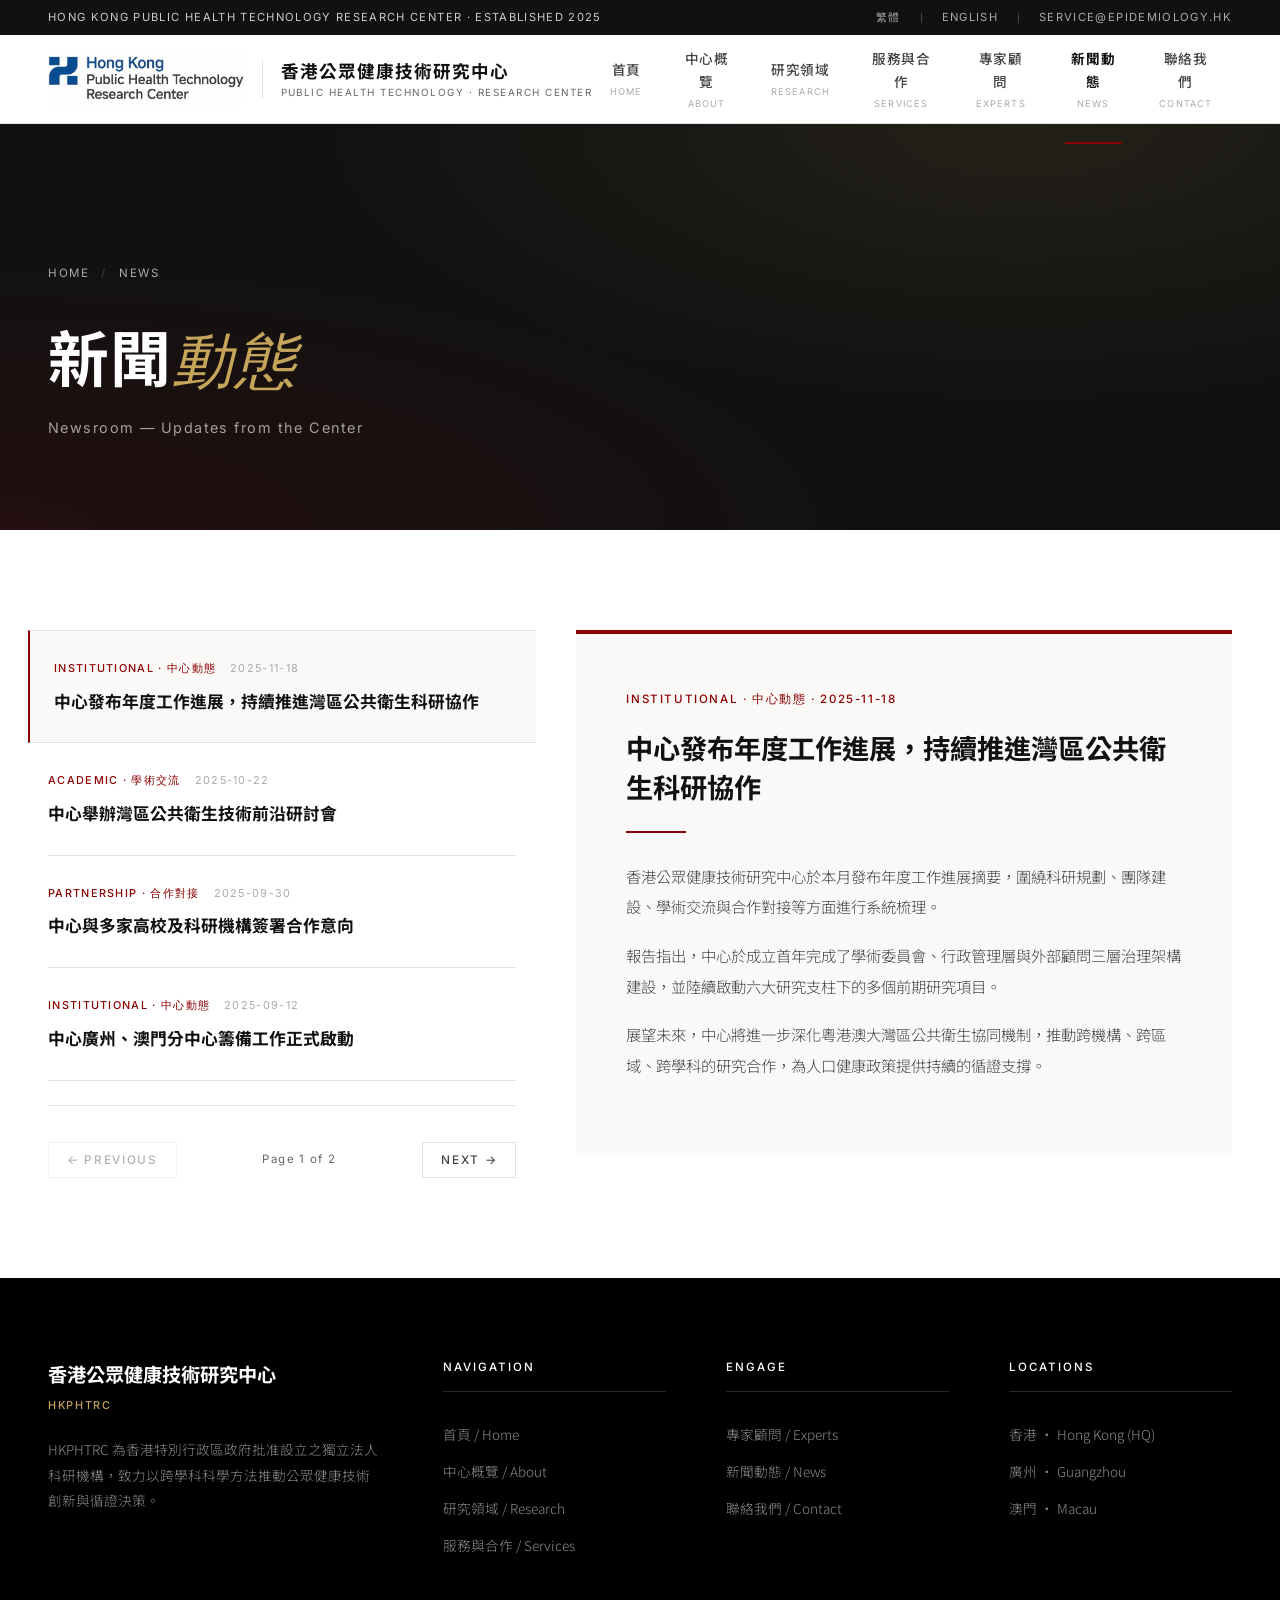
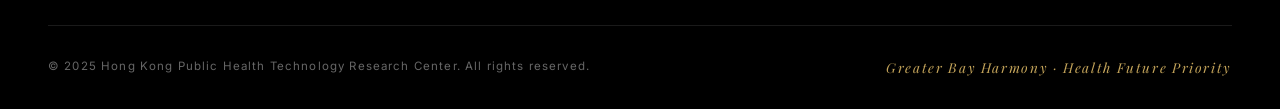
<file: news.html>
<!DOCTYPE html>
<html lang="zh-Hant">
<head>
  <meta charset="UTF-8" />
  <meta name="viewport" content="width=device-width, initial-scale=1.0" />
  <title>新聞動態 | 香港公眾健康技術研究中心</title>
  <link rel="preconnect" href="https://fonts.googleapis.com">
  <link rel="preconnect" href="https://fonts.gstatic.com" crossorigin>
  <link href="https://fonts.googleapis.com/css2?family=Playfair+Display:ital,wght@0,400;0,500;0,600;1,400;1,500&family=Inter:wght@300;400;500;600&family=Noto+Sans+TC:wght@300;400;500;700&display=swap" rel="stylesheet">
  <link rel="stylesheet" href="css/style.css">
</head>
<body>

  <div class="utility-bar">
    <div class="utility-inner">
      <span>Hong Kong Public Health Technology Research Center · Established 2025</span>
      <div class="utility-links">
        <a href="#">繁體</a><span class="utility-divider"></span>
        <a href="#">English</a><span class="utility-divider"></span>
        <a href="mailto:service@epidemiology.hk">service@epidemiology.hk</a>
      </div>
    </div>
  </div>

  <header class="site-header">
    <div class="header-inner">
      <a class="brand" href="index.html">
        <div class="brand-logo"><img src="logo.jpg" alt="HKPHTRC" /></div>
        <div class="brand-text">
          <div class="brand-text-cn">香港公眾健康技術研究中心</div>
          <div class="brand-text-en">Public Health Technology · Research Center</div>
        </div>
      </a>
      <nav class="main-nav">
        <a href="index.html">首頁<span class="nav-en">Home</span></a>
        <a href="about.html">中心概覽<span class="nav-en">About</span></a>
        <a href="research.html">研究領域<span class="nav-en">Research</span></a>
        <a href="services.html">服務與合作<span class="nav-en">Services</span></a>
        <a href="experts.html">專家顧問<span class="nav-en">Experts</span></a>
        <a href="news.html">新聞動態<span class="nav-en">News</span></a>
        <a href="contact.html">聯絡我們<span class="nav-en">Contact</span></a>
      </nav>
      <button class="menu-toggle" aria-label="Menu">≡ Menu</button>
    </div>
  </header>

  <section class="page-banner">
    <div class="container">
      <div class="breadcrumb"><a href="index.html">Home</a><span class="sep">/</span>News</div>
      <h1>新聞<em>動態</em></h1>
      <p class="page-banner-sub">Newsroom — Updates from the Center</p>
    </div>
  </section>

  <section class="section">
    <div class="container">
      <div class="news-page-grid">
        <div class="news-list-page">
          <div id="newsList"></div>
          <div class="pagination">
            <button id="prevPageBtn" onclick="changeNewsPage(-1)">← Previous</button>
            <span class="pagination-info" id="paginationInfo">Page 1 of 1</span>
            <button id="nextPageBtn" onclick="changeNewsPage(1)">Next →</button>
          </div>
        </div>

        <article class="news-detail">
          <div class="news-detail-meta" id="newsDetailMeta"></div>
          <h2 id="newsDetailTitle"></h2>
          <div class="news-detail-divider"></div>
          <div id="newsDetailContent"></div>
        </article>
      </div>
    </div>
  </section>

  <footer class="site-footer">
    <div class="container">
      <div class="footer-grid">
        <div>
          <div class="footer-brand-cn">香港公眾健康技術研究中心</div>
          <div class="footer-brand-en">HKPHTRC</div>
          <p class="footer-desc">HKPHTRC 為香港特別行政區政府批准設立之獨立法人科研機構，致力以跨學科科學方法推動公眾健康技術創新與循證決策。</p>
        </div>
        <div class="footer-col">
          <h5>Navigation</h5>
          <ul>
            <li><a href="index.html">首頁 / Home</a></li>
            <li><a href="about.html">中心概覽 / About</a></li>
            <li><a href="research.html">研究領域 / Research</a></li>
            <li><a href="services.html">服務與合作 / Services</a></li>
          </ul>
        </div>
        <div class="footer-col">
          <h5>Engage</h5>
          <ul>
            <li><a href="experts.html">專家顧問 / Experts</a></li>
            <li><a href="news.html">新聞動態 / News</a></li>
            <li><a href="contact.html">聯絡我們 / Contact</a></li>
          </ul>
        </div>
        <div class="footer-col">
          <h5>Locations</h5>
          <ul>
            <li>香港 · Hong Kong (HQ)</li>
            <li>廣州 · Guangzhou</li>
            <li>澳門 · Macau</li>
          </ul>
        </div>
      </div>
      <div class="footer-bottom">
        <div>© 2025 Hong Kong Public Health Technology Research Center. All rights reserved.</div>
        <div class="footer-motto">Greater Bay Harmony · Health Future Priority</div>
      </div>
    </div>
  </footer>

  <script src="js/main.js"></script>
  <script>
    const newsPerPage = 4;
    let currentPage = 1;
    let currentIndex = 0;

    function renderNewsList() {
      const total = Math.ceil(newsData.length / newsPerPage);
      currentPage = Math.min(Math.max(1, currentPage), total);
      const start = (currentPage - 1) * newsPerPage;
      const visible = newsData.slice(start, start + newsPerPage);
      const list = document.getElementById('newsList');
      list.innerHTML = visible.map((item, i) => {
        const idx = start + i;
        return `
          <div class="news-list-item ${idx === currentIndex ? 'active' : ''}" onclick="selectNews(${idx})">
            <div class="news-list-meta">
              <span class="cat">${item.categoryEn} · ${item.category}</span>
              <span>${item.date}</span>
            </div>
            <h3>${item.title}</h3>
          </div>
        `;
      }).join('');
      document.getElementById('paginationInfo').textContent = `Page ${currentPage} of ${total}`;
      document.getElementById('prevPageBtn').disabled = currentPage === 1;
      document.getElementById('nextPageBtn').disabled = currentPage === total;
    }

    function selectNews(idx) {
      currentIndex = idx;
      renderNewsList();
      renderDetail(idx);
    }

    function renderDetail(idx) {
      const item = newsData[idx];
      if (!item) return;
      document.getElementById('newsDetailMeta').textContent = `${item.categoryEn} · ${item.category} · ${item.date}`;
      document.getElementById('newsDetailTitle').textContent = item.title;
      document.getElementById('newsDetailContent').innerHTML = item.content.map(p => `<p>${p}</p>`).join('');
    }

    function changeNewsPage(dir) {
      const total = Math.ceil(newsData.length / newsPerPage);
      const next = currentPage + dir;
      if (next < 1 || next > total) return;
      currentPage = next;
      currentIndex = (currentPage - 1) * newsPerPage;
      renderNewsList();
      renderDetail(currentIndex);
    }

    document.addEventListener('DOMContentLoaded', () => {
      renderNewsList();
      renderDetail(0);
    });
  </script>
</body>
</html>
</file>
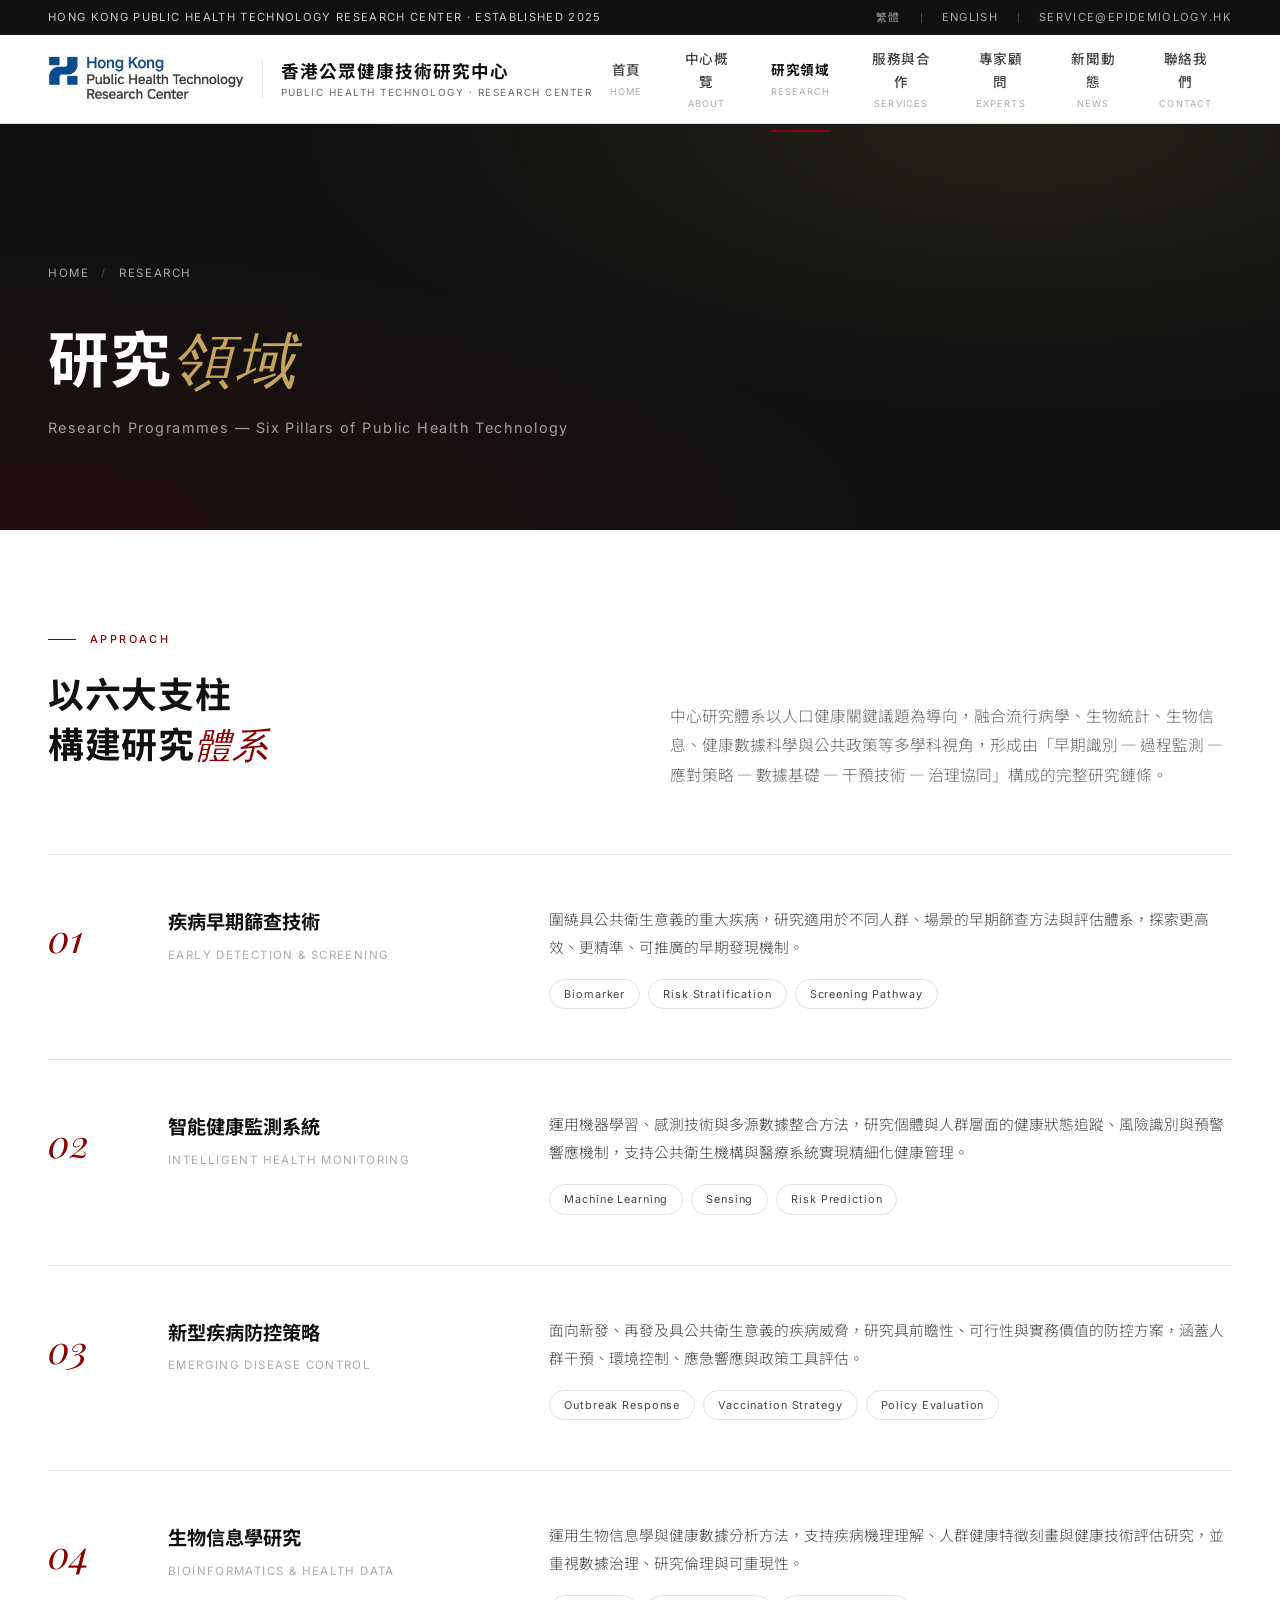
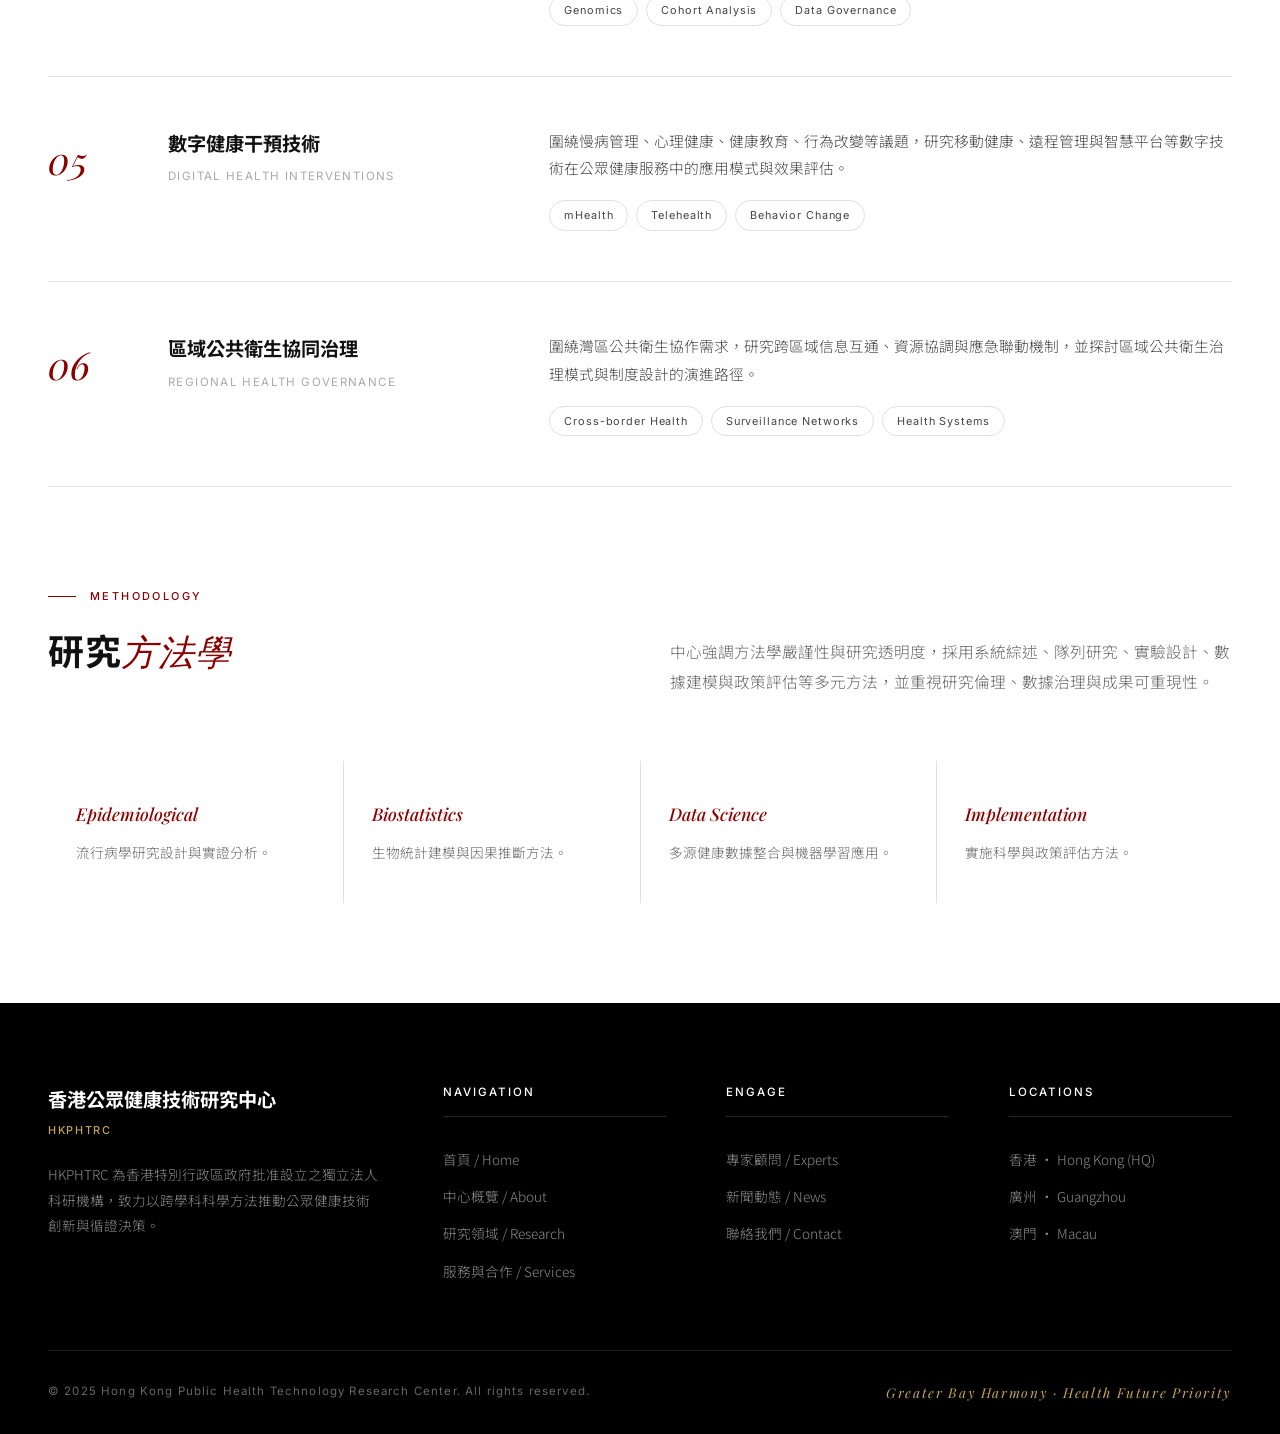
<file: research.html>
<!DOCTYPE html>
<html lang="zh-Hant">
<head>
  <meta charset="UTF-8" />
  <meta name="viewport" content="width=device-width, initial-scale=1.0" />
  <title>研究領域 | 香港公眾健康技術研究中心</title>
  <link rel="preconnect" href="https://fonts.googleapis.com">
  <link rel="preconnect" href="https://fonts.gstatic.com" crossorigin>
  <link href="https://fonts.googleapis.com/css2?family=Playfair+Display:ital,wght@0,400;0,500;0,600;1,400;1,500&family=Inter:wght@300;400;500;600&family=Noto+Sans+TC:wght@300;400;500;700&display=swap" rel="stylesheet">
  <link rel="stylesheet" href="css/style.css">
</head>
<body>

  <div class="utility-bar">
    <div class="utility-inner">
      <span>Hong Kong Public Health Technology Research Center · Established 2025</span>
      <div class="utility-links">
        <a href="#">繁體</a><span class="utility-divider"></span>
        <a href="#">English</a><span class="utility-divider"></span>
        <a href="mailto:service@epidemiology.hk">service@epidemiology.hk</a>
      </div>
    </div>
  </div>

  <header class="site-header">
    <div class="header-inner">
      <a class="brand" href="index.html">
        <div class="brand-logo"><img src="logo.jpg" alt="HKPHTRC" /></div>
        <div class="brand-text">
          <div class="brand-text-cn">香港公眾健康技術研究中心</div>
          <div class="brand-text-en">Public Health Technology · Research Center</div>
        </div>
      </a>
      <nav class="main-nav">
        <a href="index.html">首頁<span class="nav-en">Home</span></a>
        <a href="about.html">中心概覽<span class="nav-en">About</span></a>
        <a href="research.html">研究領域<span class="nav-en">Research</span></a>
        <a href="services.html">服務與合作<span class="nav-en">Services</span></a>
        <a href="experts.html">專家顧問<span class="nav-en">Experts</span></a>
        <a href="news.html">新聞動態<span class="nav-en">News</span></a>
        <a href="contact.html">聯絡我們<span class="nav-en">Contact</span></a>
      </nav>
      <button class="menu-toggle" aria-label="Menu">≡ Menu</button>
    </div>
  </header>

  <section class="page-banner">
    <div class="container">
      <div class="breadcrumb"><a href="index.html">Home</a><span class="sep">/</span>Research</div>
      <h1>研究<em>領域</em></h1>
      <p class="page-banner-sub">Research Programmes — Six Pillars of Public Health Technology</p>
    </div>
  </section>

  <section class="section">
    <div class="container">
      <div class="section-header">
        <div>
          <div class="section-label">Approach</div>
          <h2 class="section-title">以六大支柱<br>構建研究<em>體系</em></h2>
        </div>
        <p class="section-subtitle">中心研究體系以人口健康關鍵議題為導向，融合流行病學、生物統計、生物信息、健康數據科學與公共政策等多學科視角，形成由「早期識別 — 過程監測 — 應對策略 — 數據基礎 — 干預技術 — 治理協同」構成的完整研究鏈條。</p>
      </div>

      <div class="research-rows">
        <article class="research-row">
          <div class="research-num">01</div>
          <div>
            <h3>疾病早期篩查技術</h3>
            <div class="en-title">Early Detection &amp; Screening</div>
          </div>
          <div>
            <p>圍繞具公共衛生意義的重大疾病，研究適用於不同人群、場景的早期篩查方法與評估體系，探索更高效、更精準、可推廣的早期發現機制。</p>
            <div class="research-tags">
              <span class="research-tag">Biomarker</span>
              <span class="research-tag">Risk Stratification</span>
              <span class="research-tag">Screening Pathway</span>
            </div>
          </div>
        </article>

        <article class="research-row">
          <div class="research-num">02</div>
          <div>
            <h3>智能健康監測系統</h3>
            <div class="en-title">Intelligent Health Monitoring</div>
          </div>
          <div>
            <p>運用機器學習、感測技術與多源數據整合方法，研究個體與人群層面的健康狀態追蹤、風險識別與預警響應機制，支持公共衛生機構與醫療系統實現精細化健康管理。</p>
            <div class="research-tags">
              <span class="research-tag">Machine Learning</span>
              <span class="research-tag">Sensing</span>
              <span class="research-tag">Risk Prediction</span>
            </div>
          </div>
        </article>

        <article class="research-row">
          <div class="research-num">03</div>
          <div>
            <h3>新型疾病防控策略</h3>
            <div class="en-title">Emerging Disease Control</div>
          </div>
          <div>
            <p>面向新發、再發及具公共衛生意義的疾病威脅，研究具前瞻性、可行性與實務價值的防控方案，涵蓋人群干預、環境控制、應急響應與政策工具評估。</p>
            <div class="research-tags">
              <span class="research-tag">Outbreak Response</span>
              <span class="research-tag">Vaccination Strategy</span>
              <span class="research-tag">Policy Evaluation</span>
            </div>
          </div>
        </article>

        <article class="research-row">
          <div class="research-num">04</div>
          <div>
            <h3>生物信息學研究</h3>
            <div class="en-title">Bioinformatics &amp; Health Data</div>
          </div>
          <div>
            <p>運用生物信息學與健康數據分析方法，支持疾病機理理解、人群健康特徵刻畫與健康技術評估研究，並重視數據治理、研究倫理與可重現性。</p>
            <div class="research-tags">
              <span class="research-tag">Genomics</span>
              <span class="research-tag">Cohort Analysis</span>
              <span class="research-tag">Data Governance</span>
            </div>
          </div>
        </article>

        <article class="research-row">
          <div class="research-num">05</div>
          <div>
            <h3>數字健康干預技術</h3>
            <div class="en-title">Digital Health Interventions</div>
          </div>
          <div>
            <p>圍繞慢病管理、心理健康、健康教育、行為改變等議題，研究移動健康、遠程管理與智慧平台等數字技術在公眾健康服務中的應用模式與效果評估。</p>
            <div class="research-tags">
              <span class="research-tag">mHealth</span>
              <span class="research-tag">Telehealth</span>
              <span class="research-tag">Behavior Change</span>
            </div>
          </div>
        </article>

        <article class="research-row">
          <div class="research-num">06</div>
          <div>
            <h3>區域公共衛生協同治理</h3>
            <div class="en-title">Regional Health Governance</div>
          </div>
          <div>
            <p>圍繞灣區公共衛生協作需求，研究跨區域信息互通、資源協調與應急聯動機制，並探討區域公共衛生治理模式與制度設計的演進路徑。</p>
            <div class="research-tags">
              <span class="research-tag">Cross-border Health</span>
              <span class="research-tag">Surveillance Networks</span>
              <span class="research-tag">Health Systems</span>
            </div>
          </div>
        </article>
      </div>

      <div class="section-header" style="margin-top: 100px;">
        <div>
          <div class="section-label">Methodology</div>
          <h2 class="section-title">研究<em>方法學</em></h2>
        </div>
        <p class="section-subtitle">中心強調方法學嚴謹性與研究透明度，採用系統綜述、隊列研究、實驗設計、數據建模與政策評估等多元方法，並重視研究倫理、數據治理與成果可重現性。</p>
      </div>

      <div class="method-grid">
        <div class="method-item"><h4>Epidemiological</h4><p>流行病學研究設計與實證分析。</p></div>
        <div class="method-item"><h4>Biostatistics</h4><p>生物統計建模與因果推斷方法。</p></div>
        <div class="method-item"><h4>Data Science</h4><p>多源健康數據整合與機器學習應用。</p></div>
        <div class="method-item"><h4>Implementation</h4><p>實施科學與政策評估方法。</p></div>
      </div>
    </div>
  </section>

  <footer class="site-footer">
    <div class="container">
      <div class="footer-grid">
        <div>
          <div class="footer-brand-cn">香港公眾健康技術研究中心</div>
          <div class="footer-brand-en">HKPHTRC</div>
          <p class="footer-desc">HKPHTRC 為香港特別行政區政府批准設立之獨立法人科研機構，致力以跨學科科學方法推動公眾健康技術創新與循證決策。</p>
        </div>
        <div class="footer-col">
          <h5>Navigation</h5>
          <ul>
            <li><a href="index.html">首頁 / Home</a></li>
            <li><a href="about.html">中心概覽 / About</a></li>
            <li><a href="research.html">研究領域 / Research</a></li>
            <li><a href="services.html">服務與合作 / Services</a></li>
          </ul>
        </div>
        <div class="footer-col">
          <h5>Engage</h5>
          <ul>
            <li><a href="experts.html">專家顧問 / Experts</a></li>
            <li><a href="news.html">新聞動態 / News</a></li>
            <li><a href="contact.html">聯絡我們 / Contact</a></li>
          </ul>
        </div>
        <div class="footer-col">
          <h5>Locations</h5>
          <ul>
            <li>香港 · Hong Kong (HQ)</li>
            <li>廣州 · Guangzhou</li>
            <li>澳門 · Macau</li>
          </ul>
        </div>
      </div>
      <div class="footer-bottom">
        <div>© 2025 Hong Kong Public Health Technology Research Center. All rights reserved.</div>
        <div class="footer-motto">Greater Bay Harmony · Health Future Priority</div>
      </div>
    </div>
  </footer>

  <script src="js/main.js"></script>
</body>
</html>
</file>
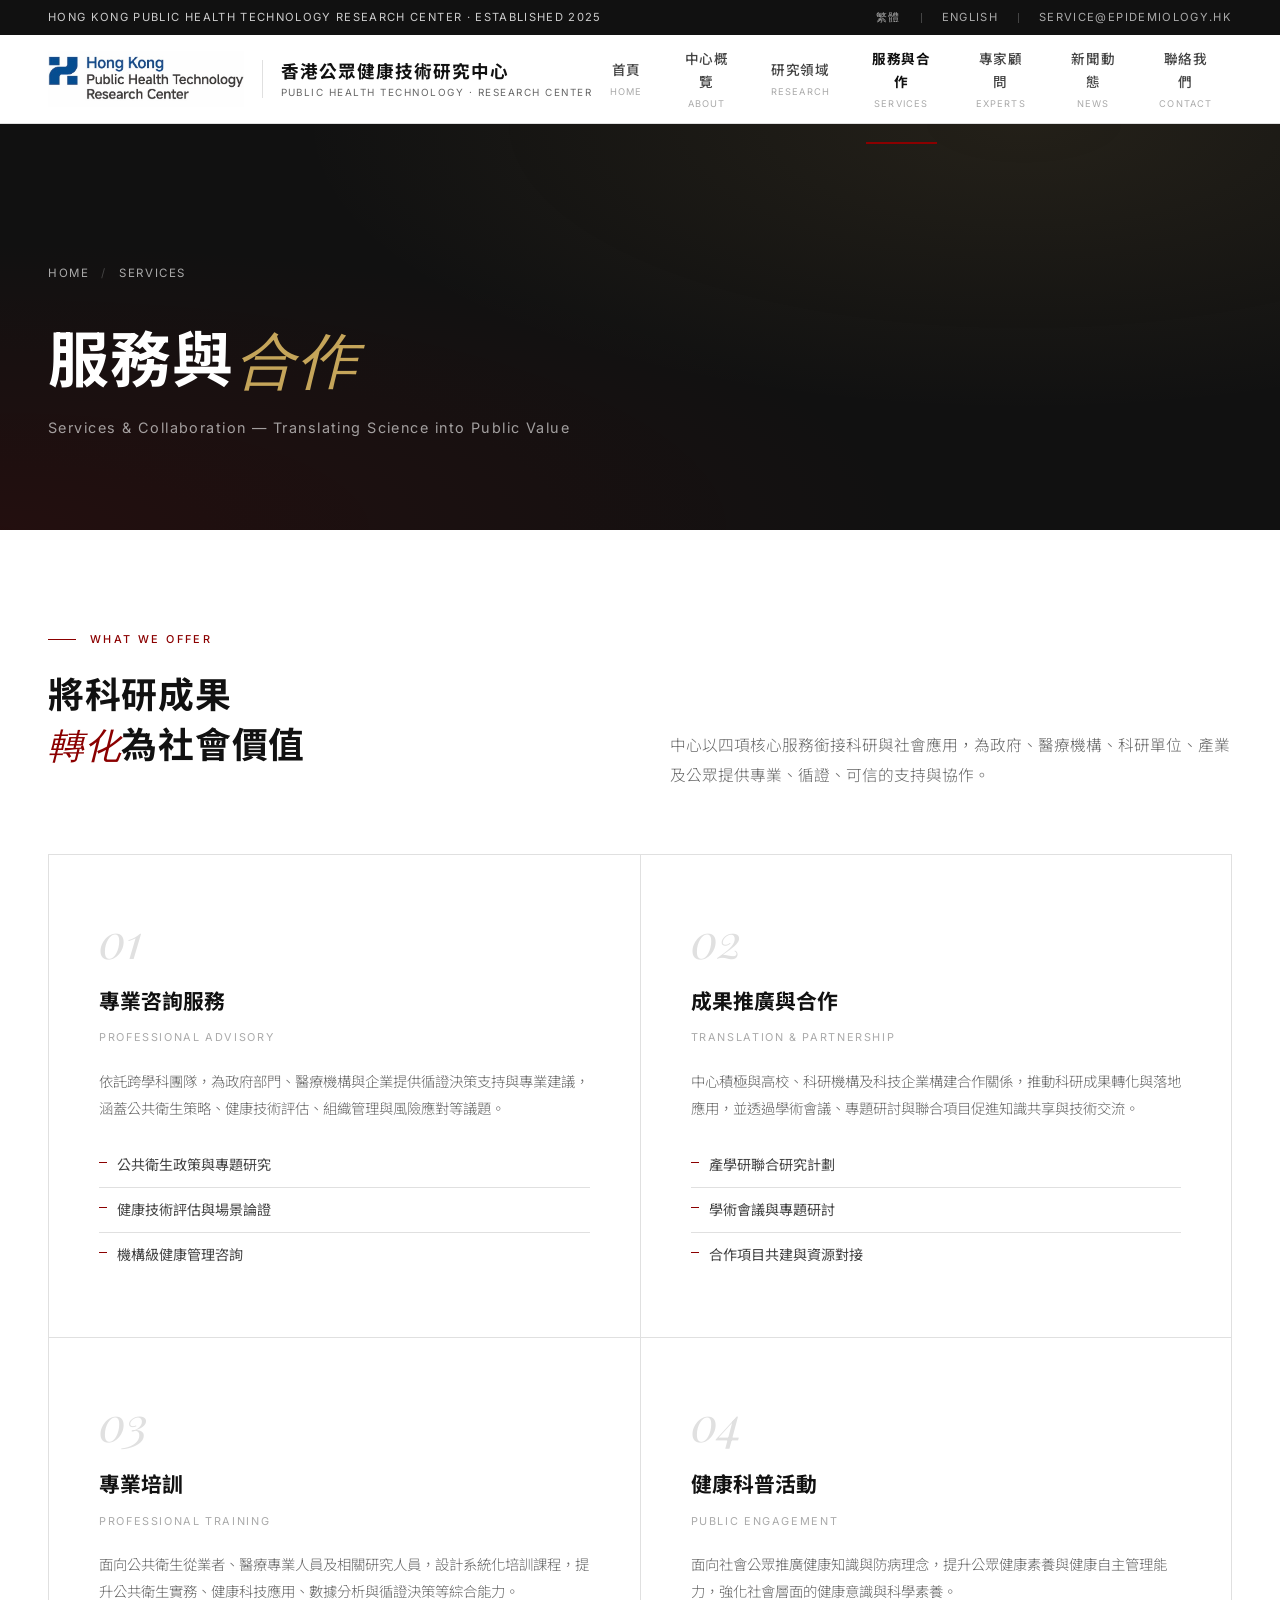
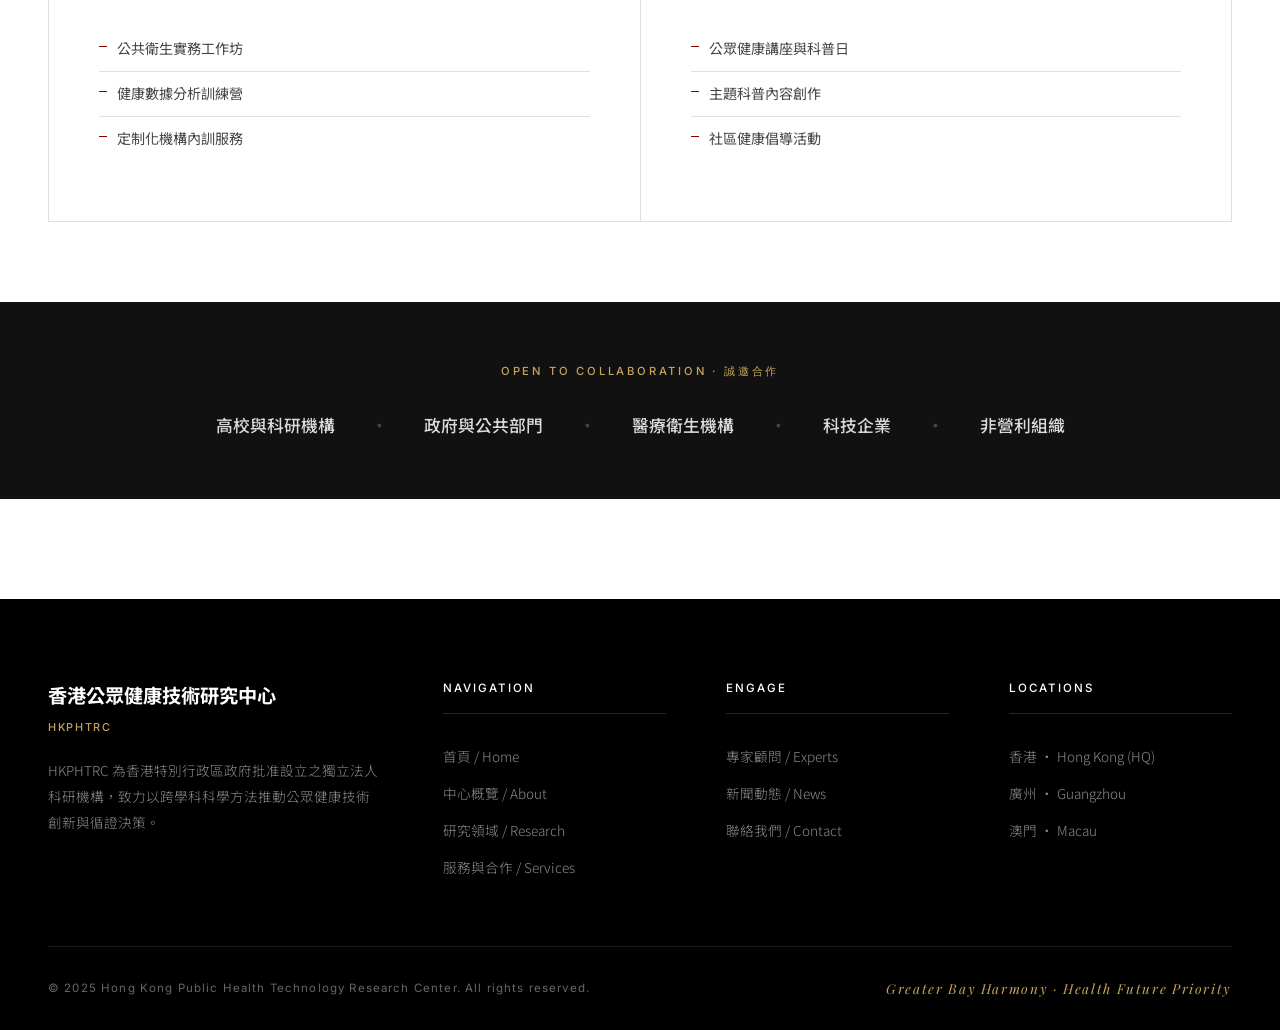
<file: services.html>
<!DOCTYPE html>
<html lang="zh-Hant">
<head>
  <meta charset="UTF-8" />
  <meta name="viewport" content="width=device-width, initial-scale=1.0" />
  <title>服務與合作 | 香港公眾健康技術研究中心</title>
  <link rel="preconnect" href="https://fonts.googleapis.com">
  <link rel="preconnect" href="https://fonts.gstatic.com" crossorigin>
  <link href="https://fonts.googleapis.com/css2?family=Playfair+Display:ital,wght@0,400;0,500;0,600;1,400;1,500&family=Inter:wght@300;400;500;600&family=Noto+Sans+TC:wght@300;400;500;700&display=swap" rel="stylesheet">
  <link rel="stylesheet" href="css/style.css">
</head>
<body>

  <div class="utility-bar">
    <div class="utility-inner">
      <span>Hong Kong Public Health Technology Research Center · Established 2025</span>
      <div class="utility-links">
        <a href="#">繁體</a><span class="utility-divider"></span>
        <a href="#">English</a><span class="utility-divider"></span>
        <a href="mailto:service@epidemiology.hk">service@epidemiology.hk</a>
      </div>
    </div>
  </div>

  <header class="site-header">
    <div class="header-inner">
      <a class="brand" href="index.html">
        <div class="brand-logo"><img src="logo.jpg" alt="HKPHTRC" /></div>
        <div class="brand-text">
          <div class="brand-text-cn">香港公眾健康技術研究中心</div>
          <div class="brand-text-en">Public Health Technology · Research Center</div>
        </div>
      </a>
      <nav class="main-nav">
        <a href="index.html">首頁<span class="nav-en">Home</span></a>
        <a href="about.html">中心概覽<span class="nav-en">About</span></a>
        <a href="research.html">研究領域<span class="nav-en">Research</span></a>
        <a href="services.html">服務與合作<span class="nav-en">Services</span></a>
        <a href="experts.html">專家顧問<span class="nav-en">Experts</span></a>
        <a href="news.html">新聞動態<span class="nav-en">News</span></a>
        <a href="contact.html">聯絡我們<span class="nav-en">Contact</span></a>
      </nav>
      <button class="menu-toggle" aria-label="Menu">≡ Menu</button>
    </div>
  </header>

  <section class="page-banner">
    <div class="container">
      <div class="breadcrumb"><a href="index.html">Home</a><span class="sep">/</span>Services</div>
      <h1>服務與<em>合作</em></h1>
      <p class="page-banner-sub">Services &amp; Collaboration — Translating Science into Public Value</p>
    </div>
  </section>

  <section class="section">
    <div class="container">
      <div class="section-header">
        <div>
          <div class="section-label">What We Offer</div>
          <h2 class="section-title">將科研成果<br><em>轉化</em>為社會價值</h2>
        </div>
        <p class="section-subtitle">中心以四項核心服務銜接科研與社會應用，為政府、醫療機構、科研單位、產業及公眾提供專業、循證、可信的支持與協作。</p>
      </div>

      <div class="services-grid">
        <article class="service-card">
          <div class="service-num">01</div>
          <h3>專業咨詢服務</h3>
          <div class="service-en">Professional Advisory</div>
          <p>依託跨學科團隊，為政府部門、醫療機構與企業提供循證決策支持與專業建議，涵蓋公共衛生策略、健康技術評估、組織管理與風險應對等議題。</p>
          <ul>
            <li>公共衛生政策與專題研究</li>
            <li>健康技術評估與場景論證</li>
            <li>機構級健康管理咨詢</li>
          </ul>
        </article>

        <article class="service-card">
          <div class="service-num">02</div>
          <h3>成果推廣與合作</h3>
          <div class="service-en">Translation &amp; Partnership</div>
          <p>中心積極與高校、科研機構及科技企業構建合作關係，推動科研成果轉化與落地應用，並透過學術會議、專題研討與聯合項目促進知識共享與技術交流。</p>
          <ul>
            <li>產學研聯合研究計劃</li>
            <li>學術會議與專題研討</li>
            <li>合作項目共建與資源對接</li>
          </ul>
        </article>

        <article class="service-card">
          <div class="service-num">03</div>
          <h3>專業培訓</h3>
          <div class="service-en">Professional Training</div>
          <p>面向公共衛生從業者、醫療專業人員及相關研究人員，設計系統化培訓課程，提升公共衛生實務、健康科技應用、數據分析與循證決策等綜合能力。</p>
          <ul>
            <li>公共衛生實務工作坊</li>
            <li>健康數據分析訓練營</li>
            <li>定制化機構內訓服務</li>
          </ul>
        </article>

        <article class="service-card">
          <div class="service-num">04</div>
          <h3>健康科普活動</h3>
          <div class="service-en">Public Engagement</div>
          <p>面向社會公眾推廣健康知識與防病理念，提升公眾健康素養與健康自主管理能力，強化社會層面的健康意識與科學素養。</p>
          <ul>
            <li>公眾健康講座與科普日</li>
            <li>主題科普內容創作</li>
            <li>社區健康倡導活動</li>
          </ul>
        </article>
      </div>
    </div>

    <div class="partners-band">
      <div class="container">
        <div class="partners-label">Open to Collaboration · 誠邀合作</div>
        <div class="partners-list">
          <span>高校與科研機構</span><span class="partner-divider">·</span>
          <span>政府與公共部門</span><span class="partner-divider">·</span>
          <span>醫療衛生機構</span><span class="partner-divider">·</span>
          <span>科技企業</span><span class="partner-divider">·</span>
          <span>非營利組織</span>
        </div>
      </div>
    </div>
  </section>

  <footer class="site-footer">
    <div class="container">
      <div class="footer-grid">
        <div>
          <div class="footer-brand-cn">香港公眾健康技術研究中心</div>
          <div class="footer-brand-en">HKPHTRC</div>
          <p class="footer-desc">HKPHTRC 為香港特別行政區政府批准設立之獨立法人科研機構，致力以跨學科科學方法推動公眾健康技術創新與循證決策。</p>
        </div>
        <div class="footer-col">
          <h5>Navigation</h5>
          <ul>
            <li><a href="index.html">首頁 / Home</a></li>
            <li><a href="about.html">中心概覽 / About</a></li>
            <li><a href="research.html">研究領域 / Research</a></li>
            <li><a href="services.html">服務與合作 / Services</a></li>
          </ul>
        </div>
        <div class="footer-col">
          <h5>Engage</h5>
          <ul>
            <li><a href="experts.html">專家顧問 / Experts</a></li>
            <li><a href="news.html">新聞動態 / News</a></li>
            <li><a href="contact.html">聯絡我們 / Contact</a></li>
          </ul>
        </div>
        <div class="footer-col">
          <h5>Locations</h5>
          <ul>
            <li>香港 · Hong Kong (HQ)</li>
            <li>廣州 · Guangzhou</li>
            <li>澳門 · Macau</li>
          </ul>
        </div>
      </div>
      <div class="footer-bottom">
        <div>© 2025 Hong Kong Public Health Technology Research Center. All rights reserved.</div>
        <div class="footer-motto">Greater Bay Harmony · Health Future Priority</div>
      </div>
    </div>
  </footer>

  <script src="js/main.js"></script>
</body>
</html>
</file>
<file: css/style.css>
/* ================================================================
   HKPHTRC — Stylesheet (Heiti / 黑體版)
   ================================================================ */
:root {
  --black: #000;
  --near-black: #111;
  --dark: #1a1a1a;
  --charcoal: #2c2c2c;
  --gray-dark: #444;
  --gray: #666;
  --gray-mid: #888;
  --gray-light: #aaa;
  --gray-lighter: #ccc;
  --border: #e0e0e0;
  --off-white: #f5f5f5;
  --warm-white: #faf9f7;
  --white: #fff;
  --accent: #8B0000;
  --accent-light: #a52a2a;
  --gold: #c5a55a;

  /* 英文襯線（用於斜體裝飾）*/
  --serif-en: 'Playfair Display', Georgia, 'Times New Roman', serif;
  /* 英文無襯線 */
  --sans-en: 'Inter', 'Helvetica Neue', Arial, sans-serif;
  /* 中文：統一使用黑體 */
  --cn: 'PingFang TC', 'PingFang SC', '苹方', '微軟正黑體', 'Microsoft JhengHei',
        'Microsoft YaHei', '微软雅黑', 'Heiti TC', 'Heiti SC',
        '黑体', SimHei, 'Noto Sans TC', 'Noto Sans SC', sans-serif;

  /* 別名（向後兼容）*/
  --serif-cn: var(--cn);
  --sans-cn: var(--cn);

  --max-width: 1400px;
  --content-width: 900px;
  --ease: cubic-bezier(.25,.46,.45,.94);
}

*, *::before, *::after { box-sizing: border-box; margin: 0; padding: 0; }
html { font-size: 16px; scroll-behavior: smooth; -webkit-font-smoothing: antialiased; }
body {
  font-family: var(--cn);
  color: var(--dark);
  background: var(--white);
  line-height: 1.7;
  overflow-x: hidden;
}
em, i { font-style: normal; }
a { color: inherit; text-decoration: none; transition: color .3s ease; }
img { max-width: 100%; display: block; }
button { font-family: inherit; border: none; background: none; cursor: pointer; }

/* ========== UTILITY BAR ========== */
.utility-bar {
  background: var(--near-black);
  color: var(--gray-lighter);
  font-family: var(--sans-en);
  font-size: .7rem;
  letter-spacing: .12em;
  text-transform: uppercase;
  padding: 8px 0;
  position: relative;
  z-index: 1000;
}
.utility-inner {
  max-width: var(--max-width);
  margin: 0 auto;
  padding: 0 48px;
  display: flex;
  justify-content: space-between;
  align-items: center;
}
.utility-links { display: flex; gap: 20px; align-items: center; }
.utility-links a { color: var(--gray-light); }
.utility-links a:hover { color: var(--white); }
.utility-divider { width: 1px; height: 10px; background: var(--gray-dark); }

/* ========== HEADER ========== */
.site-header {
  background: var(--white);
  border-bottom: 1px solid var(--border);
  position: sticky;
  top: 0;
  z-index: 900;
  transition: box-shadow .3s ease;
}
.site-header.scrolled { box-shadow: 0 2px 20px rgba(0,0,0,.06); }
.header-inner {
  max-width: var(--max-width);
  margin: 0 auto;
  padding: 0 48px;
  display: flex;
  align-items: center;
  justify-content: space-between;
  height: 88px;
}

/* 長方形 logo */
.brand { display: flex; align-items: center; gap: 18px; flex-shrink: 0; }
.brand-logo {
  height: 56px;
  display: flex;
  align-items: center;
  flex-shrink: 0;
}
.brand-logo img {
  height: 56px;
  width: auto;
  display: block;
  object-fit: contain;
}
.brand-text {
  border-left: 1px solid var(--border);
  padding-left: 18px;
  line-height: 1.3;
}
.brand-text-cn {
  font-family: var(--cn);
  font-size: 1.1rem;
  font-weight: 700;
  color: var(--near-black);
  letter-spacing: .06em;
}
.brand-text-en {
  font-family: var(--sans-en);
  font-size: .62rem;
  letter-spacing: .15em;
  text-transform: uppercase;
  color: var(--gray);
  margin-top: 3px;
}

.main-nav { display: flex; align-items: center; }
.main-nav a {
  font-family: var(--cn);
  font-size: .85rem;
  font-weight: 500;
  color: var(--gray-dark);
  padding: 32px 18px;
  position: relative;
  letter-spacing: .04em;
  display: block;
  text-align: center;
}
.main-nav a::after {
  content: '';
  position: absolute;
  bottom: 0; left: 18px; right: 18px;
  height: 2px;
  background: var(--accent);
  transform: scaleX(0);
  transition: transform .3s var(--ease);
}
.main-nav a:hover { color: var(--near-black); }
.main-nav a:hover::after,
.main-nav a.active::after { transform: scaleX(1); }
.main-nav a.active { color: var(--near-black); font-weight: 700; }
.nav-en {
  display: block;
  font-family: var(--sans-en);
  font-size: .58rem;
  font-weight: 400;
  text-transform: uppercase;
  letter-spacing: .12em;
  color: var(--gray-light);
  margin-top: 3px;
}

.menu-toggle {
  display: none;
  font-family: var(--sans-en);
  font-size: .75rem;
  letter-spacing: .15em;
  text-transform: uppercase;
  color: var(--dark);
  padding: 10px;
}

/* ========== HERO ========== */
.hero {
  position: relative;
  min-height: 88vh;
  display: flex;
  align-items: flex-end;
  overflow: hidden;
  background: var(--near-black);
}
.hero-bg {
  position: absolute;
  inset: 0;
  background:
    linear-gradient(135deg, rgba(10,20,40,.85) 0%, rgba(20,40,60,.7) 30%, rgba(40,60,80,.5) 60%, rgba(60,80,100,.4) 100%),
    radial-gradient(ellipse at top right, #1a3a5e, #061428);
}
.hero-bg::after {
  content: '';
  position: absolute;
  inset: 0;
  background-image:
    radial-gradient(circle at 80% 20%, rgba(255,255,255,.04) 0%, transparent 40%),
    radial-gradient(circle at 20% 80%, rgba(197,165,90,.06) 0%, transparent 40%);
}
.hero-content {
  position: relative;
  z-index: 2;
  max-width: var(--max-width);
  margin: 0 auto;
  padding: 140px 48px 100px;
  width: 100%;
}
.hero-eyebrow {
  font-family: var(--sans-en);
  font-size: .72rem;
  letter-spacing: .25em;
  text-transform: uppercase;
  color: var(--gold);
  margin-bottom: 28px;
  display: flex;
  align-items: center;
  gap: 16px;
}
.hero-eyebrow::before { content: ''; width: 40px; height: 1px; background: var(--gold); }

.hero h1 {
  font-family: var(--cn);
  font-size: clamp(2rem, 4.5vw, 3.6rem);
  font-weight: 700;
  color: var(--white);
  line-height: 1.4;
  max-width: 800px;
  margin-bottom: 32px;
  letter-spacing: .02em;
}
.hero h1 em {
  font-family: var(--serif-en);
  font-style: italic;
  color: var(--gold);
  font-weight: 500;
}
.hero-desc {
  font-size: 1rem;
  line-height: 1.95;
  color: rgba(255,255,255,.72);
  max-width: 620px;
  margin-bottom: 44px;
  font-weight: 300;
}
.hero-actions { display: flex; gap: 16px; flex-wrap: wrap; }

.btn {
  font-family: var(--sans-en);
  font-size: .76rem;
  letter-spacing: .14em;
  text-transform: uppercase;
  padding: 15px 32px;
  transition: all .35s var(--ease);
  display: inline-flex;
  align-items: center;
  gap: 12px;
  font-weight: 500;
  cursor: pointer;
}
.btn-primary { background: var(--white); color: var(--near-black); }
.btn-primary:hover { background: var(--gold); color: var(--white); }
.btn-outline { border: 1px solid rgba(255,255,255,.4); color: var(--white); }
.btn-outline:hover { border-color: var(--white); background: rgba(255,255,255,.08); }
.btn-dark { background: var(--near-black); color: var(--white); }
.btn-dark:hover { background: var(--accent); }
.btn .arrow { transition: transform .3s ease; }
.btn:hover .arrow { transform: translateX(4px); }

.btn-text {
  color: var(--accent);
  font-family: var(--sans-en);
  font-size: .75rem;
  letter-spacing: .14em;
  text-transform: uppercase;
  padding: 6px 0;
  border-bottom: 1px solid var(--accent);
  display: inline-flex;
  align-items: center;
  gap: 8px;
  transition: gap .3s ease;
  font-weight: 500;
}
.btn-text:hover { gap: 14px; }

.hero-stats {
  position: relative;
  z-index: 2;
  max-width: var(--max-width);
  margin: -60px auto 0;
  padding: 0 48px;
  display: grid;
  grid-template-columns: repeat(4, 1fr);
  background: var(--white);
  border-top: 4px solid var(--accent);
  box-shadow: 0 30px 60px rgba(0,0,0,.1);
}
.hero-stat {
  padding: 36px 32px;
  border-left: 1px solid var(--border);
  text-align: left;
}
.hero-stat:first-child { border-left: none; }
.hero-stat-val {
  font-family: var(--serif-en);
  font-size: 2.4rem;
  font-weight: 500;
  color: var(--near-black);
  line-height: 1;
}
.hero-stat-label {
  font-family: var(--sans-en);
  font-size: .65rem;
  letter-spacing: .15em;
  text-transform: uppercase;
  color: var(--gray);
  margin-top: 10px;
  display: block;
}

/* ========== SECTIONS ========== */
.section { padding: 100px 0; }
.section-lg { padding: 130px 0; }
.section-alt { background: var(--warm-white); }
.section-dark { background: var(--near-black); color: var(--white); }
.container { max-width: var(--max-width); margin: 0 auto; padding: 0 48px; }
.container-narrow { max-width: var(--content-width); margin: 0 auto; padding: 0 48px; }

.section-label {
  font-family: var(--sans-en);
  font-size: .68rem;
  letter-spacing: .22em;
  text-transform: uppercase;
  color: var(--accent);
  margin-bottom: 18px;
  display: flex;
  align-items: center;
  gap: 14px;
  font-weight: 500;
}
.section-label::before { content: ''; width: 28px; height: 1px; background: var(--accent); }
.section-dark .section-label { color: var(--gold); }
.section-dark .section-label::before { background: var(--gold); }

.section-title {
  font-family: var(--cn);
  font-size: clamp(1.7rem, 2.8vw, 2.5rem);
  font-weight: 700;
  color: var(--near-black);
  line-height: 1.4;
  margin-bottom: 22px;
  letter-spacing: .02em;
}
.section-title em {
  font-family: var(--serif-en);
  font-style: italic;
  color: var(--accent);
  font-weight: 500;
}
.section-dark .section-title { color: var(--white); }
.section-dark .section-title em { color: var(--gold); }

.section-subtitle {
  font-size: .98rem;
  line-height: 1.9;
  color: var(--gray);
  max-width: 640px;
  font-weight: 300;
}
.section-dark .section-subtitle { color: rgba(255,255,255,.7); }

.section-header {
  display: grid;
  grid-template-columns: 1fr 1fr;
  gap: 60px;
  align-items: end;
  margin-bottom: 64px;
}
.section-header-center {
  text-align: center;
  max-width: 720px;
  margin: 0 auto 64px;
}
.section-header-center .section-label { justify-content: center; }
.section-header-center .section-label::before { display: none; }
.section-header-center .section-subtitle { margin: 0 auto; }

/* ========== PAGE BANNER ========== */
.page-banner {
  background: var(--near-black);
  color: var(--white);
  padding: 140px 0 90px;
  position: relative;
  overflow: hidden;
}
.page-banner::after {
  content: '';
  position: absolute;
  inset: 0;
  background:
    radial-gradient(ellipse at 80% 0%, rgba(197,165,90,.1) 0%, transparent 50%),
    radial-gradient(ellipse at 0% 100%, rgba(139,0,0,.15) 0%, transparent 50%);
  pointer-events: none;
}
.page-banner .container { position: relative; z-index: 2; }
.breadcrumb {
  font-family: var(--sans-en);
  font-size: .72rem;
  letter-spacing: .14em;
  text-transform: uppercase;
  color: var(--gray-light);
  margin-bottom: 32px;
}
.breadcrumb a { color: var(--gray-light); border-bottom: 1px solid transparent; transition: border-color .2s; }
.breadcrumb a:hover { color: var(--white); border-bottom-color: var(--gold); }
.breadcrumb .sep { margin: 0 12px; color: var(--gray-dark); }

.page-banner h1 {
  font-family: var(--cn);
  font-size: clamp(2.4rem, 5vw, 3.8rem);
  font-weight: 700;
  line-height: 1.3;
  letter-spacing: .02em;
  max-width: 900px;
  margin-bottom: 20px;
}
.page-banner h1 em {
  font-family: var(--serif-en);
  font-style: italic;
  color: var(--gold);
  font-weight: 500;
}
.page-banner-sub {
  font-family: var(--sans-en);
  font-size: .9rem;
  letter-spacing: .1em;
  color: rgba(255,255,255,.6);
  max-width: 700px;
}

/* ========== PILLAR CARDS ========== */
.pillars-grid {
  display: grid;
  grid-template-columns: repeat(3, 1fr);
  gap: 1px;
  background: var(--border);
}
.pillar-card {
  background: var(--white);
  padding: 52px 40px;
  cursor: pointer;
  transition: all .4s var(--ease);
  position: relative;
  text-decoration: none;
  color: inherit;
  display: block;
}
.pillar-card::before {
  content: '';
  position: absolute;
  top: 0; left: 0;
  width: 100%; height: 3px;
  background: var(--accent);
  transform: scaleX(0);
  transform-origin: left;
  transition: transform .4s var(--ease);
}
.pillar-card:hover { background: var(--warm-white); }
.pillar-card:hover::before { transform: scaleX(1); }
.pillar-num {
  font-family: var(--serif-en);
  font-size: 2.4rem;
  font-weight: 400;
  color: var(--border);
  margin-bottom: 24px;
  transition: color .3s;
  font-style: italic;
}
.pillar-card:hover .pillar-num { color: var(--accent); }
.pillar-en {
  font-family: var(--sans-en);
  font-size: .68rem;
  letter-spacing: .15em;
  text-transform: uppercase;
  color: var(--gray-light);
  margin-bottom: 10px;
}
.pillar-card h3 {
  font-family: var(--cn);
  font-size: 1.18rem;
  font-weight: 700;
  color: var(--near-black);
  margin-bottom: 14px;
  line-height: 1.5;
}
.pillar-card p {
  font-size: .88rem;
  line-height: 1.85;
  color: var(--gray);
  font-weight: 300;
}

/* ========== SPLIT SECTION ========== */
.split-section {
  display: grid;
  grid-template-columns: 1fr 1fr;
  min-height: 520px;
}
.split-image {
  background:
    linear-gradient(to right, rgba(10,20,40,.55), rgba(10,20,40,.25)),
    radial-gradient(ellipse at center, #1a3a5e, #061428);
  display: flex;
  align-items: center;
  justify-content: center;
  padding: 80px;
}
.split-quote {
  font-family: var(--cn);
  font-size: 1.5rem;
  line-height: 1.75;
  color: var(--white);
  font-weight: 400;
  position: relative;
  max-width: 460px;
}
.split-quote::before {
  content: '"';
  font-family: var(--serif-en);
  font-size: 6rem;
  color: var(--gold);
  position: absolute;
  top: -50px; left: -10px;
  line-height: 1;
  opacity: .7;
}
.split-quote cite {
  display: block;
  margin-top: 28px;
  font-family: var(--sans-en);
  font-size: .72rem;
  letter-spacing: .15em;
  text-transform: uppercase;
  color: var(--gold);
}
.split-text {
  padding: 90px 80px;
  display: flex;
  flex-direction: column;
  justify-content: center;
  background: var(--warm-white);
}
.split-text h2 {
  font-family: var(--cn);
  font-size: 1.8rem;
  font-weight: 700;
  color: var(--near-black);
  margin-bottom: 24px;
  line-height: 1.45;
}
.split-text p {
  font-size: .95rem;
  line-height: 1.95;
  color: var(--gray);
  margin-bottom: 18px;
  font-weight: 300;
}
.split-text p:last-of-type { margin-bottom: 32px; }

/* ========== NEWS CARDS ========== */
.news-grid {
  display: grid;
  grid-template-columns: 1.3fr 1fr 1fr;
  border-top: 1px solid var(--border);
  border-left: 1px solid var(--border);
}
.news-card {
  border-right: 1px solid var(--border);
  border-bottom: 1px solid var(--border);
  padding: 44px 40px;
  cursor: pointer;
  transition: all .35s var(--ease);
  display: flex;
  flex-direction: column;
  text-decoration: none;
  color: inherit;
}
.news-card:hover { background: var(--warm-white); }
.news-card-featured {
  grid-row: span 2;
  background: var(--near-black);
  color: var(--white);
  padding: 56px 48px;
}
.news-card-featured:hover { background: var(--charcoal); }
.news-date {
  font-family: var(--sans-en);
  font-size: .7rem;
  letter-spacing: .12em;
  text-transform: uppercase;
  color: var(--gray-light);
  margin-bottom: 8px;
}
.news-card-featured .news-date { color: var(--gold); }
.news-category {
  font-family: var(--sans-en);
  font-size: .65rem;
  letter-spacing: .15em;
  text-transform: uppercase;
  color: var(--accent);
  margin-bottom: 18px;
  font-weight: 500;
}
.news-card-featured .news-category { color: var(--gold); }
.news-card h3 {
  font-family: var(--cn);
  font-size: 1.05rem;
  font-weight: 700;
  line-height: 1.6;
  margin-bottom: 14px;
  color: var(--near-black);
}
.news-card-featured h3 { font-size: 1.5rem; color: var(--white); line-height: 1.5; }
.news-card p {
  font-size: .86rem;
  line-height: 1.8;
  color: var(--gray);
  flex: 1;
  font-weight: 300;
}
.news-card-featured p { color: rgba(255,255,255,.6); font-size: .92rem; }
.news-read-more {
  font-family: var(--sans-en);
  font-size: .7rem;
  letter-spacing: .14em;
  text-transform: uppercase;
  color: var(--accent);
  margin-top: 20px;
  display: inline-flex;
  align-items: center;
  gap: 8px;
  transition: gap .3s;
  font-weight: 500;
}
.news-card:hover .news-read-more { gap: 14px; }
.news-card-featured .news-read-more { color: var(--gold); }

/* ========== EXPERTS — 3:4 真實照片 ========== */
.experts-grid {
  display: grid;
  grid-template-columns: repeat(4, 1fr);
  gap: 0;
  border-top: 1px solid var(--border);
  border-left: 1px solid var(--border);
}
.expert-card {
  padding: 40px 28px 44px;
  text-align: center;
  border-right: 1px solid var(--border);
  border-bottom: 1px solid var(--border);
  transition: all .35s ease;
  display: flex;
  flex-direction: column;
}
.expert-card:hover { background: var(--warm-white); }

.expert-photo {
  width: 170px;
  aspect-ratio: 3 / 4;
  margin: 0 auto 26px;
  background: var(--off-white);
  overflow: hidden;
  position: relative;
  border: 1px solid var(--border);
}
.expert-photo::after {
  content: "";
  position: absolute;
  inset: 0;
  border-top: 3px solid var(--accent);
  pointer-events: none;
}
.expert-photo img {
  width: 100%;
  height: 100%;
  object-fit: cover;
  object-position: center 18%;
  transition: transform .6s var(--ease);
}
.expert-card:hover .expert-photo img { transform: scale(1.04); }

.expert-photo.placeholder {
  display: flex;
  align-items: center;
  justify-content: center;
  background: linear-gradient(135deg, #f5f1e6, #e8e2d2);
}
.expert-photo.placeholder::before {
  content: "+";
  font-family: var(--serif-en);
  font-size: 4rem;
  color: var(--gold);
  font-weight: 300;
}

.expert-index {
  font-family: var(--sans-en);
  font-size: .65rem;
  letter-spacing: .18em;
  text-transform: uppercase;
  color: var(--gray-light);
  margin-bottom: 10px;
  font-weight: 500;
}
.expert-card h4 {
  font-family: var(--cn);
  font-size: 1.1rem;
  font-weight: 700;
  color: var(--near-black);
  margin-bottom: 8px;
  letter-spacing: .03em;
}
.expert-role {
  font-family: var(--sans-en);
  font-size: .68rem;
  letter-spacing: .14em;
  text-transform: uppercase;
  color: var(--accent);
  margin-bottom: 14px;
  padding-bottom: 14px;
  border-bottom: 1px solid var(--border);
  font-weight: 500;
}
.expert-field-label {
  font-family: var(--sans-en);
  font-size: .62rem;
  letter-spacing: .15em;
  text-transform: uppercase;
  color: var(--gray-light);
  margin-bottom: 8px;
  font-weight: 500;
}
.expert-desc {
  font-size: .85rem;
  line-height: 1.8;
  color: var(--gray);
  font-weight: 300;
}

/* ========== SERVICES ========== */
.services-grid {
  display: grid;
  grid-template-columns: repeat(2, 1fr);
  border-top: 1px solid var(--border);
  border-left: 1px solid var(--border);
}
.service-card {
  padding: 60px 50px;
  border-right: 1px solid var(--border);
  border-bottom: 1px solid var(--border);
  transition: all .35s ease;
  position: relative;
}
.service-card::after {
  content: '';
  position: absolute;
  bottom: 0; left: 0;
  width: 0; height: 2px;
  background: var(--accent);
  transition: width .5s var(--ease);
}
.service-card:hover { background: var(--warm-white); }
.service-card:hover::after { width: 100%; }
.service-num {
  font-family: var(--serif-en);
  font-size: 3rem;
  font-weight: 400;
  font-style: italic;
  color: var(--border);
  margin-bottom: 20px;
  line-height: 1;
}
.service-card:hover .service-num { color: var(--accent); }
.service-card h3 {
  font-family: var(--cn);
  font-size: 1.3rem;
  font-weight: 700;
  color: var(--near-black);
  margin-bottom: 10px;
}
.service-en {
  font-family: var(--sans-en);
  font-size: .68rem;
  letter-spacing: .15em;
  text-transform: uppercase;
  color: var(--gray-light);
  margin-bottom: 20px;
}
.service-card p {
  font-size: .9rem;
  line-height: 1.9;
  color: var(--gray);
  margin-bottom: 22px;
  font-weight: 300;
}
.service-card ul { list-style: none; }
.service-card ul li {
  font-size: .88rem;
  color: var(--gray-dark);
  padding: 10px 0 10px 18px;
  position: relative;
  font-weight: 400;
  border-bottom: 1px solid var(--border);
}
.service-card ul li:last-child { border-bottom: none; }
.service-card ul li::before {
  content: '';
  position: absolute;
  left: 0; top: 19px;
  width: 8px; height: 1px;
  background: var(--accent);
}

/* ========== ARTICLE / ABOUT ========== */
.article-layout {
  display: grid;
  grid-template-columns: 240px 1fr;
  gap: 80px;
  align-items: start;
}
.article-sidebar {
  position: sticky;
  top: 130px;
}
.toc-label {
  font-family: var(--sans-en);
  font-size: .7rem;
  letter-spacing: .18em;
  text-transform: uppercase;
  color: var(--accent);
  padding-bottom: 16px;
  border-bottom: 1px solid var(--accent);
  margin-bottom: 20px;
  font-weight: 500;
}
.toc { list-style: none; }
.toc li {
  padding: 12px 0;
  border-bottom: 1px solid var(--border);
  font-size: .88rem;
  color: var(--gray);
  display: flex;
  gap: 14px;
  cursor: pointer;
  transition: color .2s;
}
.toc li:hover { color: var(--near-black); }
.toc .num {
  font-family: var(--serif-en);
  color: var(--accent);
  font-weight: 500;
  min-width: 26px;
  font-style: italic;
}

.article-block {
  margin-bottom: 70px;
  padding-bottom: 70px;
  border-bottom: 1px solid var(--border);
}
.article-block:last-child { border-bottom: none; padding-bottom: 0; margin-bottom: 0; }
.article-num {
  font-family: var(--sans-en);
  font-size: .72rem;
  letter-spacing: .2em;
  text-transform: uppercase;
  color: var(--accent);
  margin-bottom: 18px;
  font-weight: 500;
}
.article-block h2 {
  font-family: var(--cn);
  font-size: 1.9rem;
  font-weight: 700;
  color: var(--near-black);
  line-height: 1.45;
  margin-bottom: 28px;
}
.article-block p {
  font-size: .98rem;
  line-height: 2;
  color: var(--gray-dark);
  margin-bottom: 18px;
  font-weight: 300;
}
.article-block ul { padding-left: 0; list-style: none; margin: 20px 0; }
.article-block ul li {
  position: relative;
  padding: 10px 0 10px 24px;
  font-size: .94rem;
  color: var(--gray-dark);
  font-weight: 300;
  line-height: 1.75;
}
.article-block ul li::before {
  content: '';
  position: absolute;
  left: 0; top: 24px;
  width: 12px; height: 1px;
  background: var(--accent);
}

/* timeline */
.timeline { margin-top: 30px; }
.timeline-item {
  display: grid;
  grid-template-columns: 160px 1fr;
  gap: 30px;
  padding: 24px 0;
  border-top: 1px solid var(--border);
}
.timeline-item:last-child { border-bottom: 1px solid var(--border); }
.timeline-year {
  font-family: var(--cn);
  font-size: 1rem;
  font-weight: 700;
  color: var(--accent);
}
.timeline-text {
  font-size: .92rem;
  color: var(--gray);
  line-height: 1.85;
  font-weight: 300;
}

/* governance */
.gov-grid {
  display: grid;
  grid-template-columns: repeat(3, 1fr);
  gap: 20px;
  margin-top: 30px;
}
.gov-card {
  padding: 32px 26px;
  border: 1px solid var(--border);
  background: var(--warm-white);
  transition: all .3s ease;
}
.gov-card:hover { border-color: var(--accent); transform: translateY(-3px); }
.gov-tag {
  font-family: var(--sans-en);
  font-size: .62rem;
  letter-spacing: .15em;
  text-transform: uppercase;
  color: var(--accent);
  margin-bottom: 14px;
  font-weight: 500;
}
.gov-card h4 {
  font-family: var(--cn);
  font-size: 1.05rem;
  font-weight: 700;
  color: var(--near-black);
  margin-bottom: 10px;
}
.gov-card p {
  font-size: .82rem;
  color: var(--gray);
  line-height: 1.8;
  font-weight: 300;
}

/* research detail rows */
.research-rows { margin-top: 20px; }
.research-row {
  display: grid;
  grid-template-columns: 80px 1fr 2fr;
  gap: 40px;
  padding: 50px 0;
  border-top: 1px solid var(--border);
  align-items: start;
}
.research-row:last-child { border-bottom: 1px solid var(--border); }
.research-num {
  font-family: var(--serif-en);
  font-size: 2.4rem;
  color: var(--accent);
  font-weight: 400;
  font-style: italic;
}
.research-row h3 {
  font-family: var(--cn);
  font-size: 1.2rem;
  font-weight: 700;
  color: var(--near-black);
  margin-bottom: 8px;
}
.research-row .en-title {
  font-family: var(--sans-en);
  font-size: .72rem;
  letter-spacing: .12em;
  text-transform: uppercase;
  color: var(--gray-light);
}
.research-row p {
  font-size: .92rem;
  line-height: 1.9;
  color: var(--gray-dark);
  margin-bottom: 18px;
  font-weight: 300;
}
.research-tags { display: flex; flex-wrap: wrap; gap: 8px; }
.research-tag {
  font-family: var(--sans-en);
  font-size: .68rem;
  letter-spacing: .08em;
  padding: 5px 14px;
  border: 1px solid var(--border);
  color: var(--gray-dark);
  border-radius: 50px;
}

/* methodology */
.method-grid {
  display: grid;
  grid-template-columns: repeat(4, 1fr);
  gap: 1px;
  background: var(--border);
  margin-top: 50px;
}
.method-item {
  background: var(--white);
  padding: 38px 28px;
  transition: background .3s;
}
.method-item:hover { background: var(--warm-white); }
.method-item h4 {
  font-family: var(--serif-en);
  font-size: 1.1rem;
  font-style: italic;
  font-weight: 500;
  color: var(--accent);
  margin-bottom: 12px;
}
.method-item p {
  font-size: .85rem;
  color: var(--gray);
  line-height: 1.75;
  font-weight: 300;
}

/* partners band */
.partners-band {
  background: var(--near-black);
  color: var(--white);
  padding: 60px 0;
  margin-top: 80px;
  text-align: center;
}
.partners-label {
  font-family: var(--sans-en);
  font-size: .7rem;
  letter-spacing: .25em;
  text-transform: uppercase;
  color: var(--gold);
  margin-bottom: 30px;
  font-weight: 500;
}
.partners-list {
  display: flex;
  justify-content: center;
  flex-wrap: wrap;
  gap: 20px 36px;
  font-family: var(--cn);
  font-size: 1.05rem;
  font-weight: 500;
  color: rgba(255,255,255,.85);
}
.partner-divider { color: var(--gray-dark); }

/* ========== CONTACT ========== */
.contact-layout {
  display: grid;
  grid-template-columns: 1fr 1fr;
  gap: 80px;
}
.contact-info h2 {
  font-family: var(--cn);
  font-size: 1.8rem;
  font-weight: 700;
  color: var(--near-black);
  margin-bottom: 8px;
}
.contact-info-en {
  font-family: var(--sans-en);
  font-size: .75rem;
  letter-spacing: .15em;
  text-transform: uppercase;
  color: var(--accent);
  margin-bottom: 36px;
  font-weight: 500;
}
.contact-row {
  display: grid;
  grid-template-columns: 130px 1fr;
  gap: 24px;
  padding: 18px 0;
  border-top: 1px solid var(--border);
  font-size: .92rem;
}
.contact-row:last-child { border-bottom: 1px solid var(--border); }
.contact-row .label {
  font-family: var(--sans-en);
  font-size: .7rem;
  letter-spacing: .15em;
  text-transform: uppercase;
  color: var(--accent);
  padding-top: 3px;
  font-weight: 500;
}
.contact-row .value { color: var(--gray-dark); line-height: 1.75; font-weight: 400; }
.contact-row .value a:hover { color: var(--accent); }

.contact-form {
  background: var(--warm-white);
  padding: 50px;
  border-top: 4px solid var(--accent);
}
.contact-form h3 {
  font-family: var(--cn);
  font-size: 1.4rem;
  font-weight: 700;
  margin-bottom: 8px;
}
.contact-form .form-en {
  font-family: var(--sans-en);
  font-size: .7rem;
  letter-spacing: .15em;
  text-transform: uppercase;
  color: var(--accent);
  margin-bottom: 30px;
  font-weight: 500;
}
.form-row {
  display: grid;
  grid-template-columns: 1fr 1fr;
  gap: 18px;
  margin-bottom: 18px;
}
.form-group { margin-bottom: 18px; }
.form-group label {
  display: block;
  font-family: var(--sans-en);
  font-size: .68rem;
  letter-spacing: .12em;
  text-transform: uppercase;
  color: var(--gray);
  margin-bottom: 8px;
  font-weight: 500;
}
.form-group input,
.form-group textarea,
.form-group select {
  width: 100%;
  padding: 13px 16px;
  border: 1px solid var(--border);
  background: var(--white);
  font-family: var(--cn);
  font-size: .92rem;
  color: var(--dark);
  transition: border-color .3s ease;
}
.form-group input:focus,
.form-group textarea:focus,
.form-group select:focus {
  outline: none;
  border-color: var(--accent);
}
.form-group textarea { resize: vertical; min-height: 120px; }

.branches-grid {
  display: grid;
  grid-template-columns: repeat(3, 1fr);
  gap: 0;
  margin-top: 80px;
  border-top: 1px solid var(--border);
}
.branch {
  padding: 44px 36px;
  border-right: 1px solid var(--border);
}
.branch:last-child { border-right: none; }
.branch-tag {
  font-family: var(--sans-en);
  font-size: .65rem;
  letter-spacing: .15em;
  text-transform: uppercase;
  color: var(--accent);
  margin-bottom: 16px;
  font-weight: 500;
}
.branch h4 {
  font-family: var(--cn);
  font-size: 1.2rem;
  font-weight: 700;
  margin-bottom: 6px;
  color: var(--near-black);
}
.branch-en {
  font-family: var(--sans-en);
  font-size: .7rem;
  letter-spacing: .12em;
  text-transform: uppercase;
  color: var(--gray-light);
  margin-bottom: 18px;
}
.branch p {
  font-size: .88rem;
  color: var(--gray);
  line-height: 1.85;
  font-weight: 300;
}

/* ========== NEWS PAGE ========== */
.news-page-grid {
  display: grid;
  grid-template-columns: 1fr 1.4fr;
  gap: 60px;
}
.news-list-page { display: flex; flex-direction: column; }
.news-list-item {
  padding: 28px 0;
  border-bottom: 1px solid var(--border);
  cursor: pointer;
  transition: padding-left .3s ease;
}
.news-list-item:first-child { border-top: 1px solid var(--border); }
.news-list-item:hover { padding-left: 14px; }
.news-list-item.active {
  border-left: 2px solid var(--accent);
  padding-left: 24px;
  background: var(--warm-white);
  margin: 0 -20px;
  padding-right: 20px;
}
.news-list-meta {
  font-family: var(--sans-en);
  font-size: .68rem;
  letter-spacing: .12em;
  text-transform: uppercase;
  color: var(--gray-light);
  margin-bottom: 10px;
  display: flex;
  gap: 14px;
}
.news-list-meta .cat { color: var(--accent); font-weight: 500; }
.news-list-item h3 {
  font-family: var(--cn);
  font-size: 1.05rem;
  font-weight: 700;
  line-height: 1.6;
  color: var(--near-black);
}

.news-detail {
  background: var(--warm-white);
  padding: 56px 50px;
  border-top: 4px solid var(--accent);
  position: sticky;
  top: 130px;
  align-self: start;
}
.news-detail-meta {
  font-family: var(--sans-en);
  font-size: .72rem;
  letter-spacing: .14em;
  text-transform: uppercase;
  color: var(--accent);
  margin-bottom: 18px;
  font-weight: 500;
}
.news-detail h2 {
  font-family: var(--cn);
  font-size: 1.7rem;
  font-weight: 700;
  line-height: 1.45;
  margin-bottom: 24px;
  color: var(--near-black);
}
.news-detail-divider {
  width: 60px; height: 2px;
  background: var(--accent);
  margin-bottom: 28px;
}
.news-detail p {
  font-size: .96rem;
  line-height: 2;
  color: var(--gray-dark);
  margin-bottom: 18px;
  font-weight: 300;
}

.pagination {
  display: flex;
  justify-content: space-between;
  align-items: center;
  padding: 36px 0 0;
  margin-top: 24px;
  border-top: 1px solid var(--border);
}
.pagination button {
  font-family: var(--sans-en);
  font-size: .74rem;
  letter-spacing: .14em;
  text-transform: uppercase;
  color: var(--gray-dark);
  padding: 10px 18px;
  border: 1px solid var(--border);
  transition: all .3s ease;
  font-weight: 500;
}
.pagination button:hover:not(:disabled) {
  border-color: var(--accent);
  color: var(--accent);
}
.pagination button:disabled { opacity: .4; cursor: not-allowed; }
.pagination-info {
  font-family: var(--sans-en);
  font-size: .72rem;
  letter-spacing: .12em;
  color: var(--gray);
}

/* ========== QUOTE BLOCK ========== */
.quote-block {
  text-align: center;
  max-width: 880px;
  margin: 0 auto;
  padding: 40px 0;
}
.quote-mark {
  font-family: var(--serif-en);
  font-size: 5rem;
  color: var(--gold);
  line-height: 1;
  margin-bottom: 20px;
}
.quote-text {
  font-family: var(--cn);
  font-size: 1.5rem;
  font-weight: 400;
  line-height: 1.85;
  color: var(--white);
  margin-bottom: 30px;
  letter-spacing: .02em;
}
.quote-author {
  font-family: var(--sans-en);
  font-size: .72rem;
  letter-spacing: .15em;
  text-transform: uppercase;
  color: var(--gold);
  font-weight: 500;
}
.quote-author span {
  display: block;
  margin-top: 4px;
  color: var(--gray-light);
}

/* ========== FOOTER ========== */
.site-footer {
  background: var(--black);
  color: rgba(255,255,255,.7);
  padding: 80px 0 30px;
  font-size: .88rem;
}
.footer-grid {
  display: grid;
  grid-template-columns: 1.5fr 1fr 1fr 1fr;
  gap: 60px;
  margin-bottom: 60px;
}
.footer-brand-cn {
  font-family: var(--cn);
  font-size: 1.2rem;
  font-weight: 700;
  color: var(--white);
  margin-bottom: 6px;
}
.footer-brand-en {
  font-family: var(--sans-en);
  font-size: .68rem;
  letter-spacing: .15em;
  text-transform: uppercase;
  color: var(--gold);
  margin-bottom: 22px;
  font-weight: 500;
}
.footer-desc {
  font-size: .85rem;
  line-height: 1.9;
  color: rgba(255,255,255,.55);
  font-weight: 300;
}
.footer-col h5 {
  font-family: var(--sans-en);
  font-size: .72rem;
  letter-spacing: .18em;
  text-transform: uppercase;
  color: var(--white);
  margin-bottom: 24px;
  padding-bottom: 14px;
  border-bottom: 1px solid rgba(255,255,255,.15);
  font-weight: 500;
}
.footer-col ul { list-style: none; }
.footer-col ul li {
  font-size: .85rem;
  padding: 7px 0;
  color: rgba(255,255,255,.55);
  font-weight: 300;
  cursor: pointer;
  transition: color .2s;
}
.footer-col ul li:hover { color: var(--gold); }
.footer-col a { color: inherit; display: block; }

.footer-bottom {
  padding-top: 30px;
  border-top: 1px solid rgba(255,255,255,.1);
  display: flex;
  justify-content: space-between;
  align-items: center;
  font-family: var(--sans-en);
  font-size: .72rem;
  letter-spacing: .1em;
  color: rgba(255,255,255,.4);
}
.footer-motto {
  font-family: var(--serif-en);
  font-style: italic;
  color: var(--gold);
  font-size: .85rem;
  letter-spacing: .12em;
}

/* ========== RESPONSIVE ========== */
@media (max-width: 1024px) {
  .pillars-grid,
  .services-grid,
  .news-grid,
  .experts-grid,
  .method-grid,
  .branches-grid,
  .gov-grid { grid-template-columns: repeat(2, 1fr); }
  .news-card-featured { grid-row: span 1; grid-column: span 2; }
  .footer-grid { grid-template-columns: 1fr 1fr; }
  .article-layout { grid-template-columns: 1fr; }
  .article-sidebar { position: static; }
  .news-page-grid { grid-template-columns: 1fr; }
  .news-detail { position: static; }
  .split-section { grid-template-columns: 1fr; }
  .split-text { padding: 60px 40px; }
  .hero-stats { grid-template-columns: repeat(2, 1fr); }
  .hero-stat:nth-child(odd) { border-left: none; }
  .hero-stat:nth-child(n+3) { border-top: 1px solid var(--border); }
}
@media (max-width: 768px) {
  .utility-bar, .header-inner, .container, .container-narrow,
  .hero-content, .hero-stats { padding-left: 24px; padding-right: 24px; }
  .header-inner { height: 70px; }
  .brand-logo, .brand-logo img { height: 44px; }
  .brand-text { padding-left: 14px; }
  .brand-text-cn { font-size: .98rem; }
  .brand-text-en { font-size: .55rem; }
  .main-nav { display: none; position: absolute; top: 70px; left: 0; right: 0; background: var(--white); flex-direction: column; box-shadow: 0 8px 30px rgba(0,0,0,.1); }
  .main-nav.open { display: flex; }
  .main-nav a { padding: 16px 24px; border-bottom: 1px solid var(--border); width: 100%; text-align: left; }
  .main-nav a::after { display: none; }
  .menu-toggle { display: block; }
  .section, .section-lg { padding: 70px 0; }
  .section-header { grid-template-columns: 1fr; gap: 24px; }
  .pillars-grid, .services-grid, .news-grid, .experts-grid,
  .method-grid, .branches-grid, .gov-grid, .contact-layout { grid-template-columns: 1fr; }
  .news-card-featured { grid-column: span 1; }
  .footer-grid { grid-template-columns: 1fr; gap: 40px; }
  .footer-bottom { flex-direction: column; gap: 14px; }
  .branch { border-right: none; border-bottom: 1px solid var(--border); }
  .research-row { grid-template-columns: 1fr; gap: 16px; }
  .timeline-item { grid-template-columns: 1fr; gap: 8px; }
  .form-row { grid-template-columns: 1fr; }
  .hero-stats { grid-template-columns: 1fr; }
  .hero-stat { border-left: none; border-top: 1px solid var(--border); }
  .hero-stat:first-child { border-top: none; }
  .page-banner { padding: 90px 0 60px; }
  .utility-inner { font-size: .64rem; }
  .expert-photo { width: 150px; }
}
</file>
